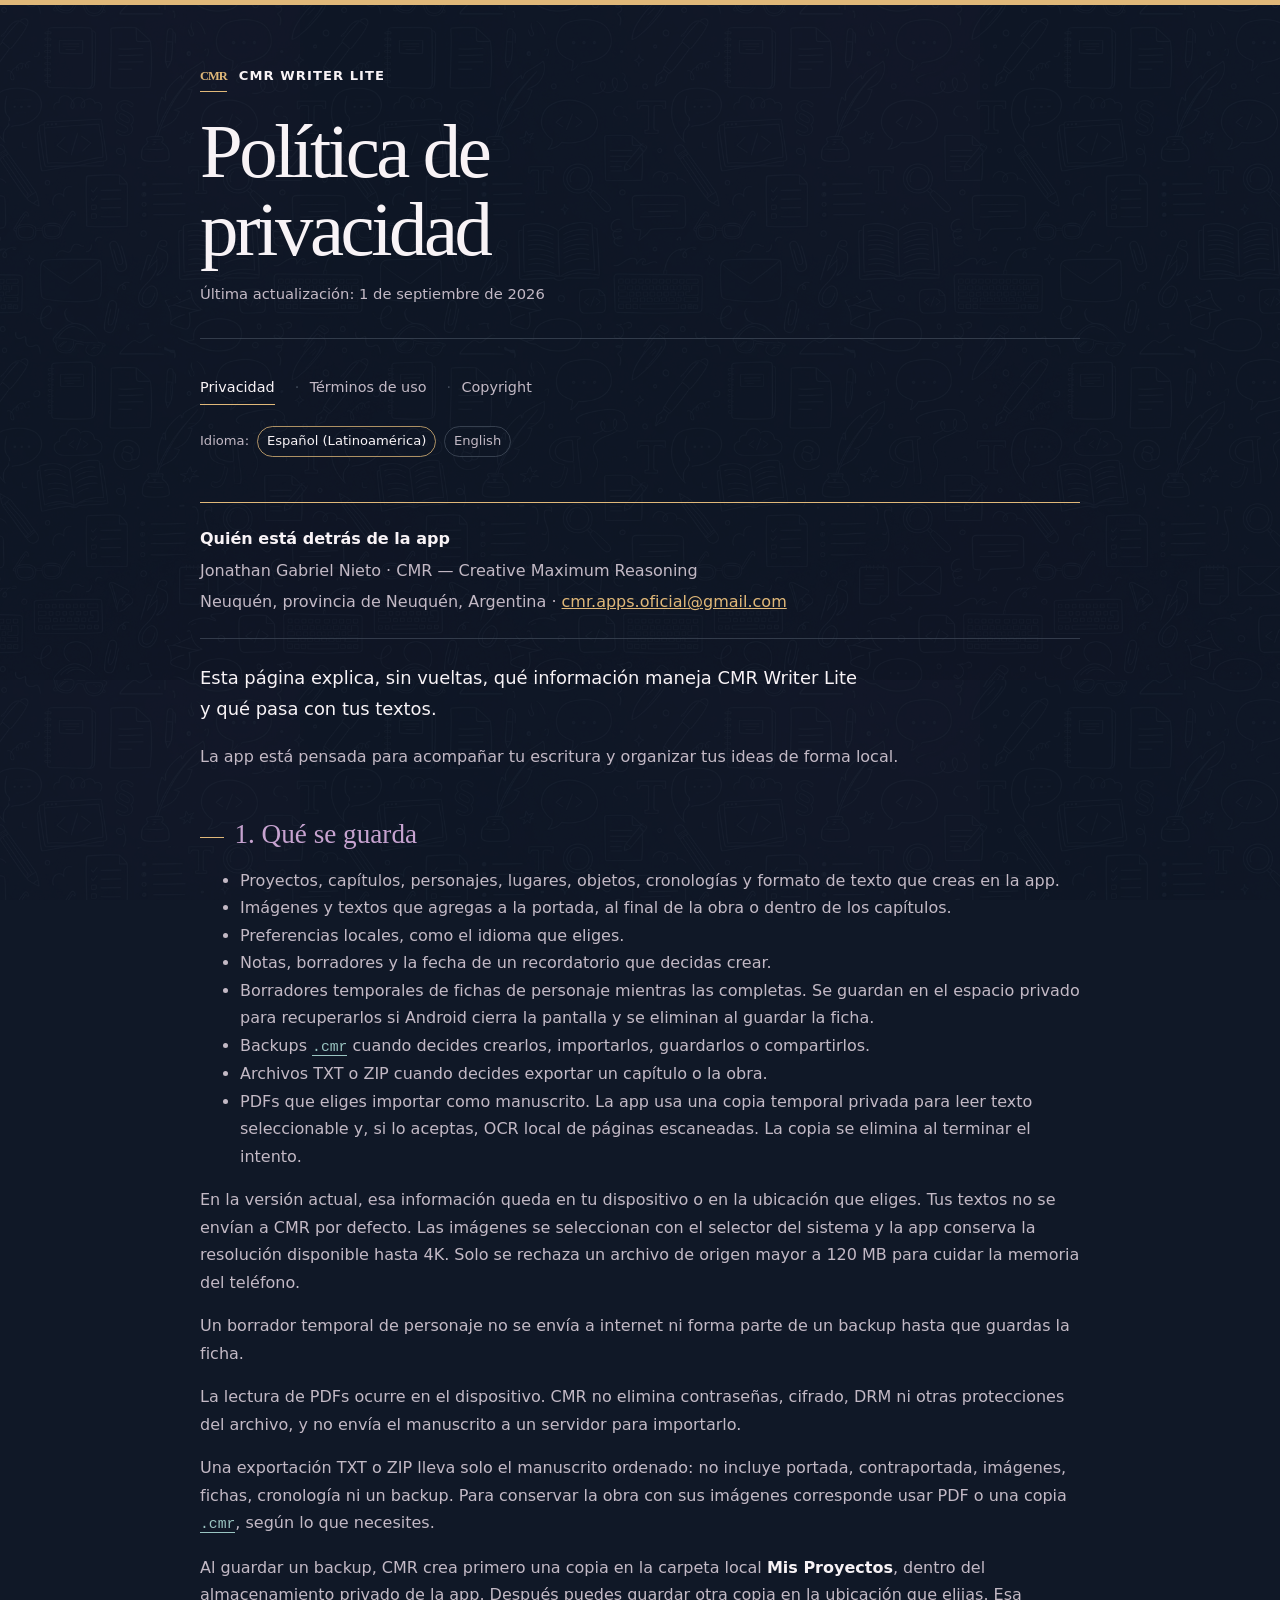
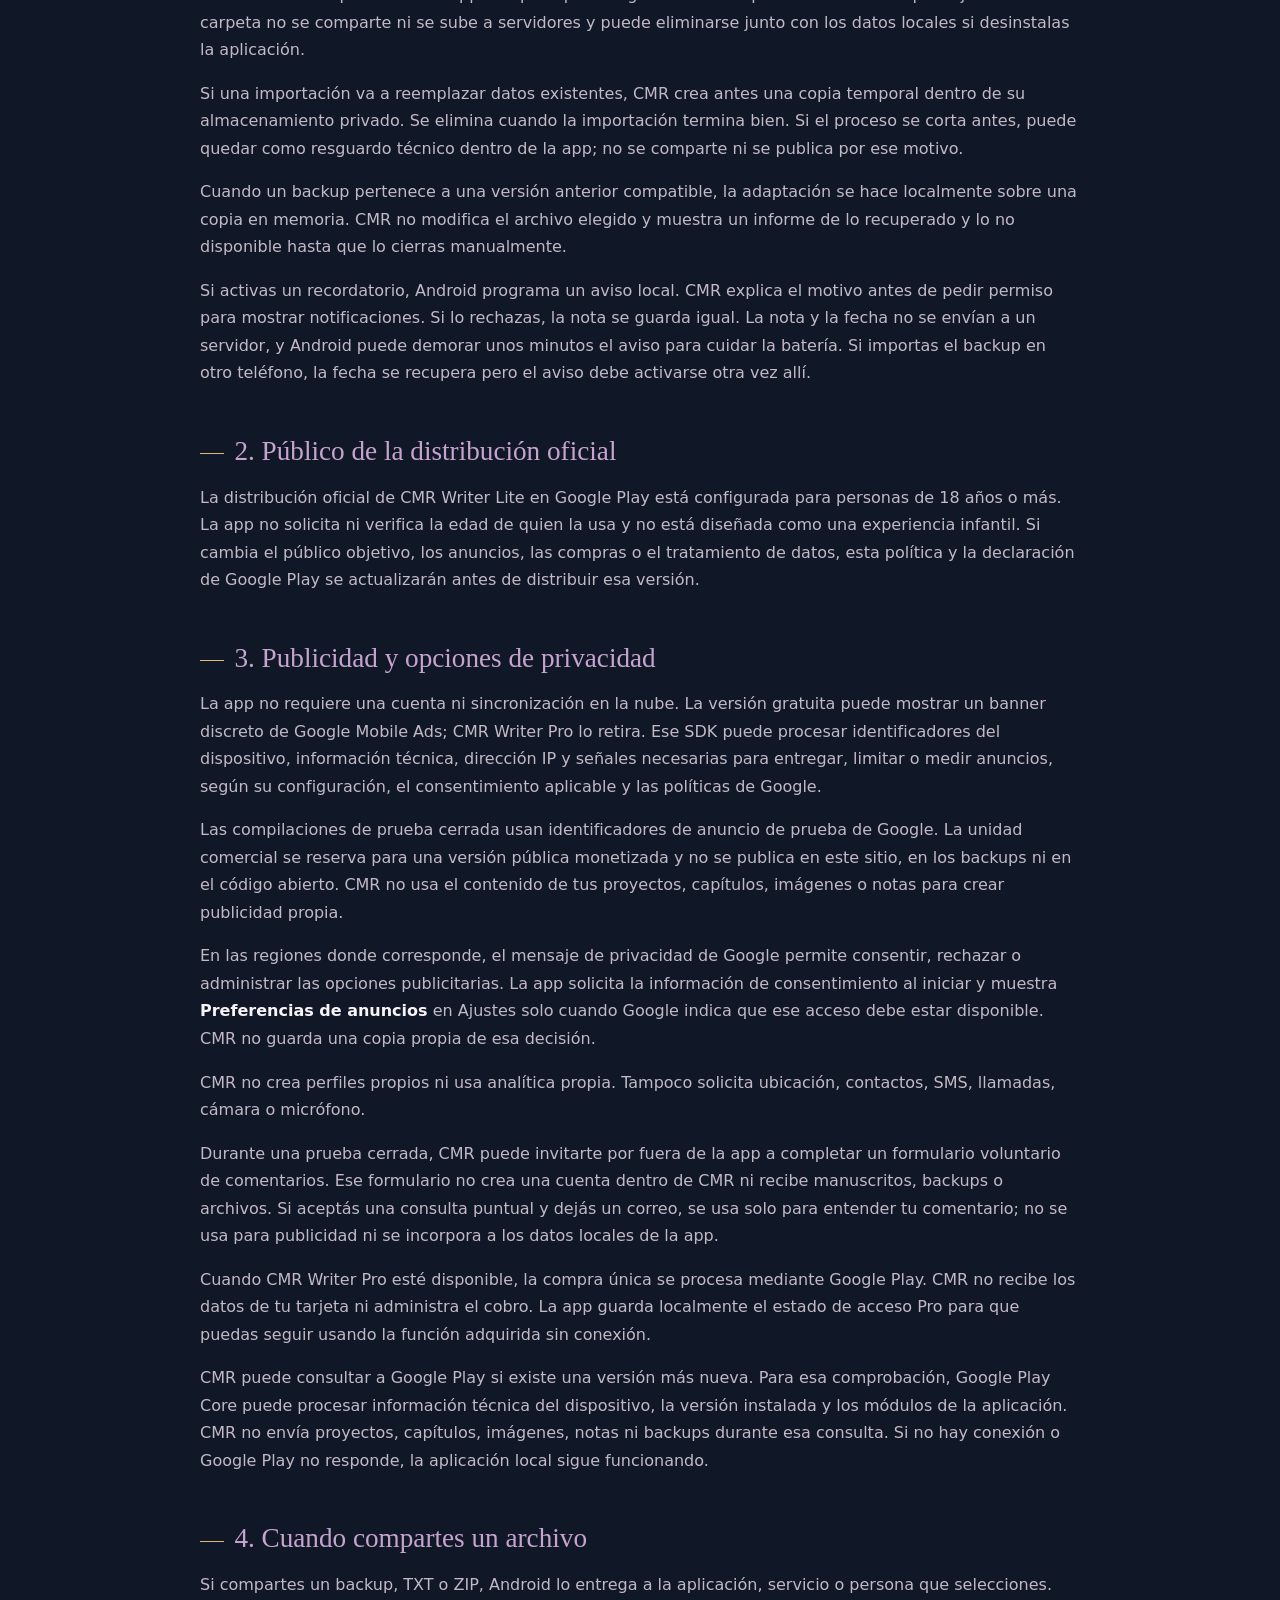
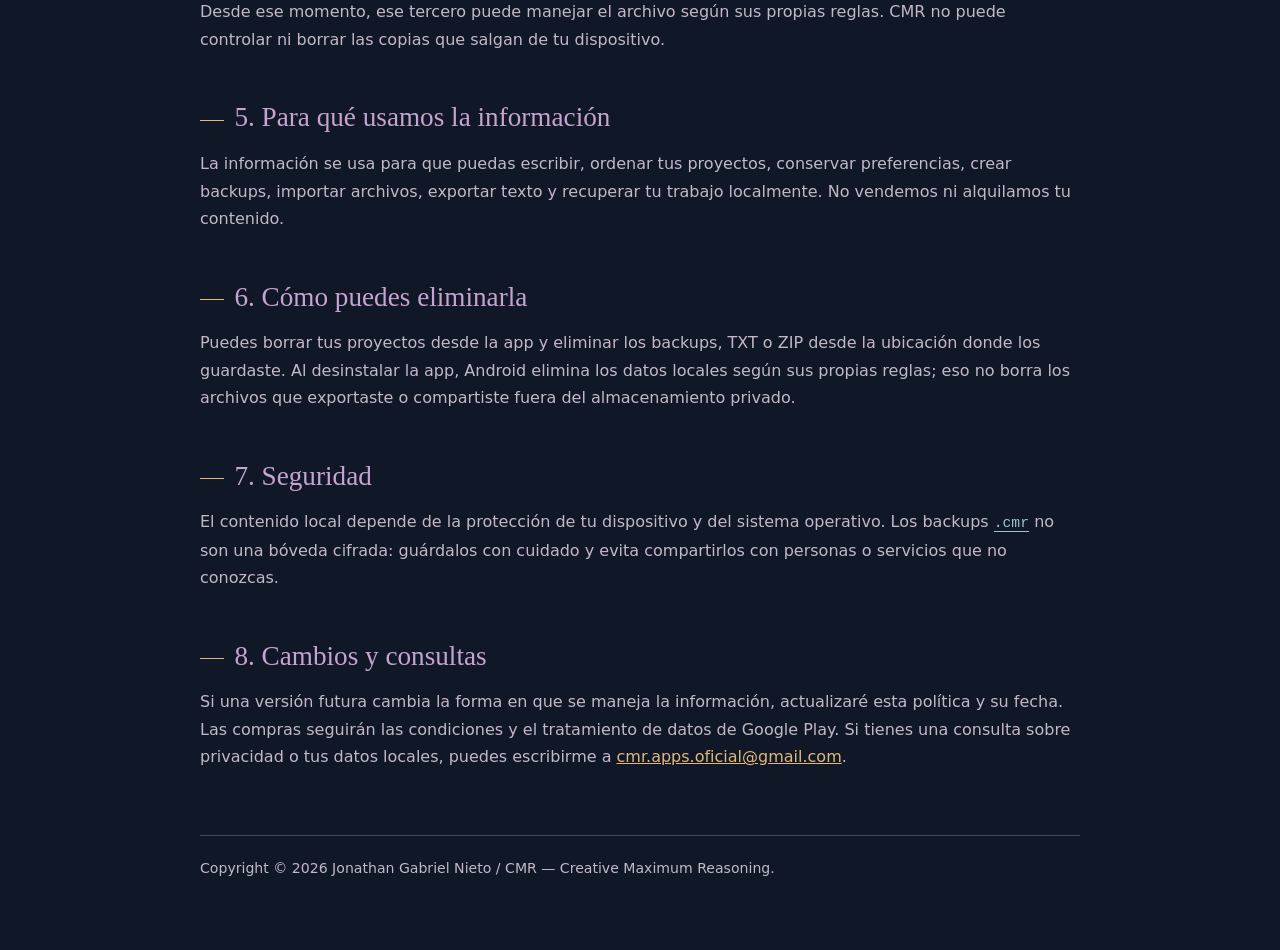
<file: index.html>
<!doctype html>
<html lang="es-419">
<head>
  <meta charset="utf-8">
  <meta name="viewport" content="width=device-width, initial-scale=1">
  <meta name="description" content="Política de privacidad de CMR Writer Lite.">
  <title>Privacidad | CMR Writer Lite</title>
  <link rel="icon" href="favicon.ico" sizes="any">
  <link rel="stylesheet" href="styles.css">
</head>
<body>
  <main class="shell">
    <header>
      <div class="brand"><span class="brand-mark" aria-hidden="true">CMR</span> CMR Writer Lite</div>
      <h1>Política de privacidad</h1>
      <p class="meta">Última actualización: 1 de septiembre de 2026</p>
    </header>

    <nav aria-label="Documentos legales">
      <a href="index.html" aria-current="page">Privacidad</a>
      <a href="terms.html">Términos de uso</a>
      <a href="copyright.html">Copyright</a>
    </nav>
    <div class="language-switch" aria-label="Idioma de los documentos">
      <span>Idioma:</span>
      <a href="index.html" lang="es-419" aria-current="true">Español (Latinoamérica)</a>
      <a href="en/index.html" lang="en">English</a>
    </div>

    <section class="identity" aria-label="Datos de contacto">
      <p><strong>Quién está detrás de la app</strong></p>
      <p>Jonathan Gabriel Nieto · CMR — Creative Maximum Reasoning</p>
      <p>Neuquén, provincia de Neuquén, Argentina · <a href="mailto:cmr.apps.oficial@gmail.com">cmr.apps.oficial@gmail.com</a></p>
    </section>

    <p class="lead">Esta página explica, sin vueltas, qué información maneja CMR Writer Lite y qué pasa con tus textos.</p>
    <p>La app está pensada para acompañar tu escritura y organizar tus ideas de forma local.</p>

    <h2>1. Qué se guarda</h2>
    <ul>
     <li>Proyectos, capítulos, personajes, lugares, objetos, cronologías y formato de texto que creas en la app.</li>
      <li>Imágenes y textos que agregas a la portada, al final de la obra o dentro de los capítulos.</li>
      <li>Preferencias locales, como el idioma que eliges.</li>
      <li>Notas, borradores y la fecha de un recordatorio que decidas crear.</li>
      <li>Borradores temporales de fichas de personaje mientras las completas. Se guardan en el espacio privado para recuperarlos si Android cierra la pantalla y se eliminan al guardar la ficha.</li>
      <li>Backups <code>.cmr</code> cuando decides crearlos, importarlos, guardarlos o compartirlos.</li>
        <li>Archivos TXT o ZIP cuando decides exportar un capítulo o la obra.</li>
        <li>PDFs que eliges importar como manuscrito. La app usa una copia temporal privada para leer texto seleccionable y, si lo aceptas, OCR local de páginas escaneadas. La copia se elimina al terminar el intento.</li>
    </ul>
     <p>En la versión actual, esa información queda en tu dispositivo o en la ubicación que eliges. Tus textos no se envían a CMR por defecto. Las imágenes se seleccionan con el selector del sistema y la app conserva la resolución disponible hasta 4K. Solo se rechaza un archivo de origen mayor a 120 MB para cuidar la memoria del teléfono.</p>
     <p>Un borrador temporal de personaje no se envía a internet ni forma parte de un backup hasta que guardas la ficha.</p>
     <p>La lectura de PDFs ocurre en el dispositivo. CMR no elimina contraseñas, cifrado, DRM ni otras protecciones del archivo, y no envía el manuscrito a un servidor para importarlo.</p>
     <p>Una exportación TXT o ZIP lleva solo el manuscrito ordenado: no incluye portada, contraportada, imágenes, fichas, cronología ni un backup. Para conservar la obra con sus imágenes corresponde usar PDF o una copia <code>.cmr</code>, según lo que necesites.</p>
     <p>Al guardar un backup, CMR crea primero una copia en la carpeta local <strong>Mis Proyectos</strong>, dentro del almacenamiento privado de la app. Después puedes guardar otra copia en la ubicación que elijas. Esa carpeta no se comparte ni se sube a servidores y puede eliminarse junto con los datos locales si desinstalas la aplicación.</p>
    <p>Si una importación va a reemplazar datos existentes, CMR crea antes una copia temporal dentro de su almacenamiento privado. Se elimina cuando la importación termina bien. Si el proceso se corta antes, puede quedar como resguardo técnico dentro de la app; no se comparte ni se publica por ese motivo.</p>
    <p>Cuando un backup pertenece a una versión anterior compatible, la adaptación se hace localmente sobre una copia en memoria. CMR no modifica el archivo elegido y muestra un informe de lo recuperado y lo no disponible hasta que lo cierras manualmente.</p>
    <p>Si activas un recordatorio, Android programa un aviso local. CMR explica el motivo antes de pedir permiso para mostrar notificaciones. Si lo rechazas, la nota se guarda igual. La nota y la fecha no se envían a un servidor, y Android puede demorar unos minutos el aviso para cuidar la batería. Si importas el backup en otro teléfono, la fecha se recupera pero el aviso debe activarse otra vez allí.</p>

    <h2>2. Público de la distribución oficial</h2>
    <p>La distribución oficial de CMR Writer Lite en Google Play está configurada para personas de 18 años o más. La app no solicita ni verifica la edad de quien la usa y no está diseñada como una experiencia infantil. Si cambia el público objetivo, los anuncios, las compras o el tratamiento de datos, esta política y la declaración de Google Play se actualizarán antes de distribuir esa versión.</p>

    <h2>3. Publicidad y opciones de privacidad</h2>
    <p>La app no requiere una cuenta ni sincronización en la nube. La versión gratuita puede mostrar un banner discreto de Google Mobile Ads; CMR Writer Pro lo retira. Ese SDK puede procesar identificadores del dispositivo, información técnica, dirección IP y señales necesarias para entregar, limitar o medir anuncios, según su configuración, el consentimiento aplicable y las políticas de Google.</p>
    <p>Las compilaciones de prueba cerrada usan identificadores de anuncio de prueba de Google. La unidad comercial se reserva para una versión pública monetizada y no se publica en este sitio, en los backups ni en el código abierto. CMR no usa el contenido de tus proyectos, capítulos, imágenes o notas para crear publicidad propia.</p>
    <p>En las regiones donde corresponde, el mensaje de privacidad de Google permite consentir, rechazar o administrar las opciones publicitarias. La app solicita la información de consentimiento al iniciar y muestra <strong>Preferencias de anuncios</strong> en Ajustes solo cuando Google indica que ese acceso debe estar disponible. CMR no guarda una copia propia de esa decisión.</p>
    <p>CMR no crea perfiles propios ni usa analítica propia. Tampoco solicita ubicación, contactos, SMS, llamadas, cámara o micrófono.</p>
    <p>Durante una prueba cerrada, CMR puede invitarte por fuera de la app a completar un formulario voluntario de comentarios. Ese formulario no crea una cuenta dentro de CMR ni recibe manuscritos, backups o archivos. Si aceptás una consulta puntual y dejás un correo, se usa solo para entender tu comentario; no se usa para publicidad ni se incorpora a los datos locales de la app.</p>
    <p>Cuando CMR Writer Pro esté disponible, la compra única se procesa mediante Google Play. CMR no recibe los datos de tu tarjeta ni administra el cobro. La app guarda localmente el estado de acceso Pro para que puedas seguir usando la función adquirida sin conexión.</p>
    <p>CMR puede consultar a Google Play si existe una versión más nueva. Para esa comprobación, Google Play Core puede procesar información técnica del dispositivo, la versión instalada y los módulos de la aplicación. CMR no envía proyectos, capítulos, imágenes, notas ni backups durante esa consulta. Si no hay conexión o Google Play no responde, la aplicación local sigue funcionando.</p>

    <h2>4. Cuando compartes un archivo</h2>
    <p>Si compartes un backup, TXT o ZIP, Android lo entrega a la aplicación, servicio o persona que selecciones. Desde ese momento, ese tercero puede manejar el archivo según sus propias reglas. CMR no puede controlar ni borrar las copias que salgan de tu dispositivo.</p>

    <h2>5. Para qué usamos la información</h2>
    <p>La información se usa para que puedas escribir, ordenar tus proyectos, conservar preferencias, crear backups, importar archivos, exportar texto y recuperar tu trabajo localmente. No vendemos ni alquilamos tu contenido.</p>

    <h2>6. Cómo puedes eliminarla</h2>
    <p>Puedes borrar tus proyectos desde la app y eliminar los backups, TXT o ZIP desde la ubicación donde los guardaste. Al desinstalar la app, Android elimina los datos locales según sus propias reglas; eso no borra los archivos que exportaste o compartiste fuera del almacenamiento privado.</p>

    <h2>7. Seguridad</h2>
    <p>El contenido local depende de la protección de tu dispositivo y del sistema operativo. Los backups <code>.cmr</code> no son una bóveda cifrada: guárdalos con cuidado y evita compartirlos con personas o servicios que no conozcas.</p>

    <h2>8. Cambios y consultas</h2>
    <p>Si una versión futura cambia la forma en que se maneja la información, actualizaré esta política y su fecha. Las compras seguirán las condiciones y el tratamiento de datos de Google Play. Si tienes una consulta sobre privacidad o tus datos locales, puedes escribirme a <a href="mailto:cmr.apps.oficial@gmail.com">cmr.apps.oficial@gmail.com</a>.</p>

    <footer>Copyright © 2026 Jonathan Gabriel Nieto / CMR — Creative Maximum Reasoning.</footer>
  </main>
</body>
</html>
</file>
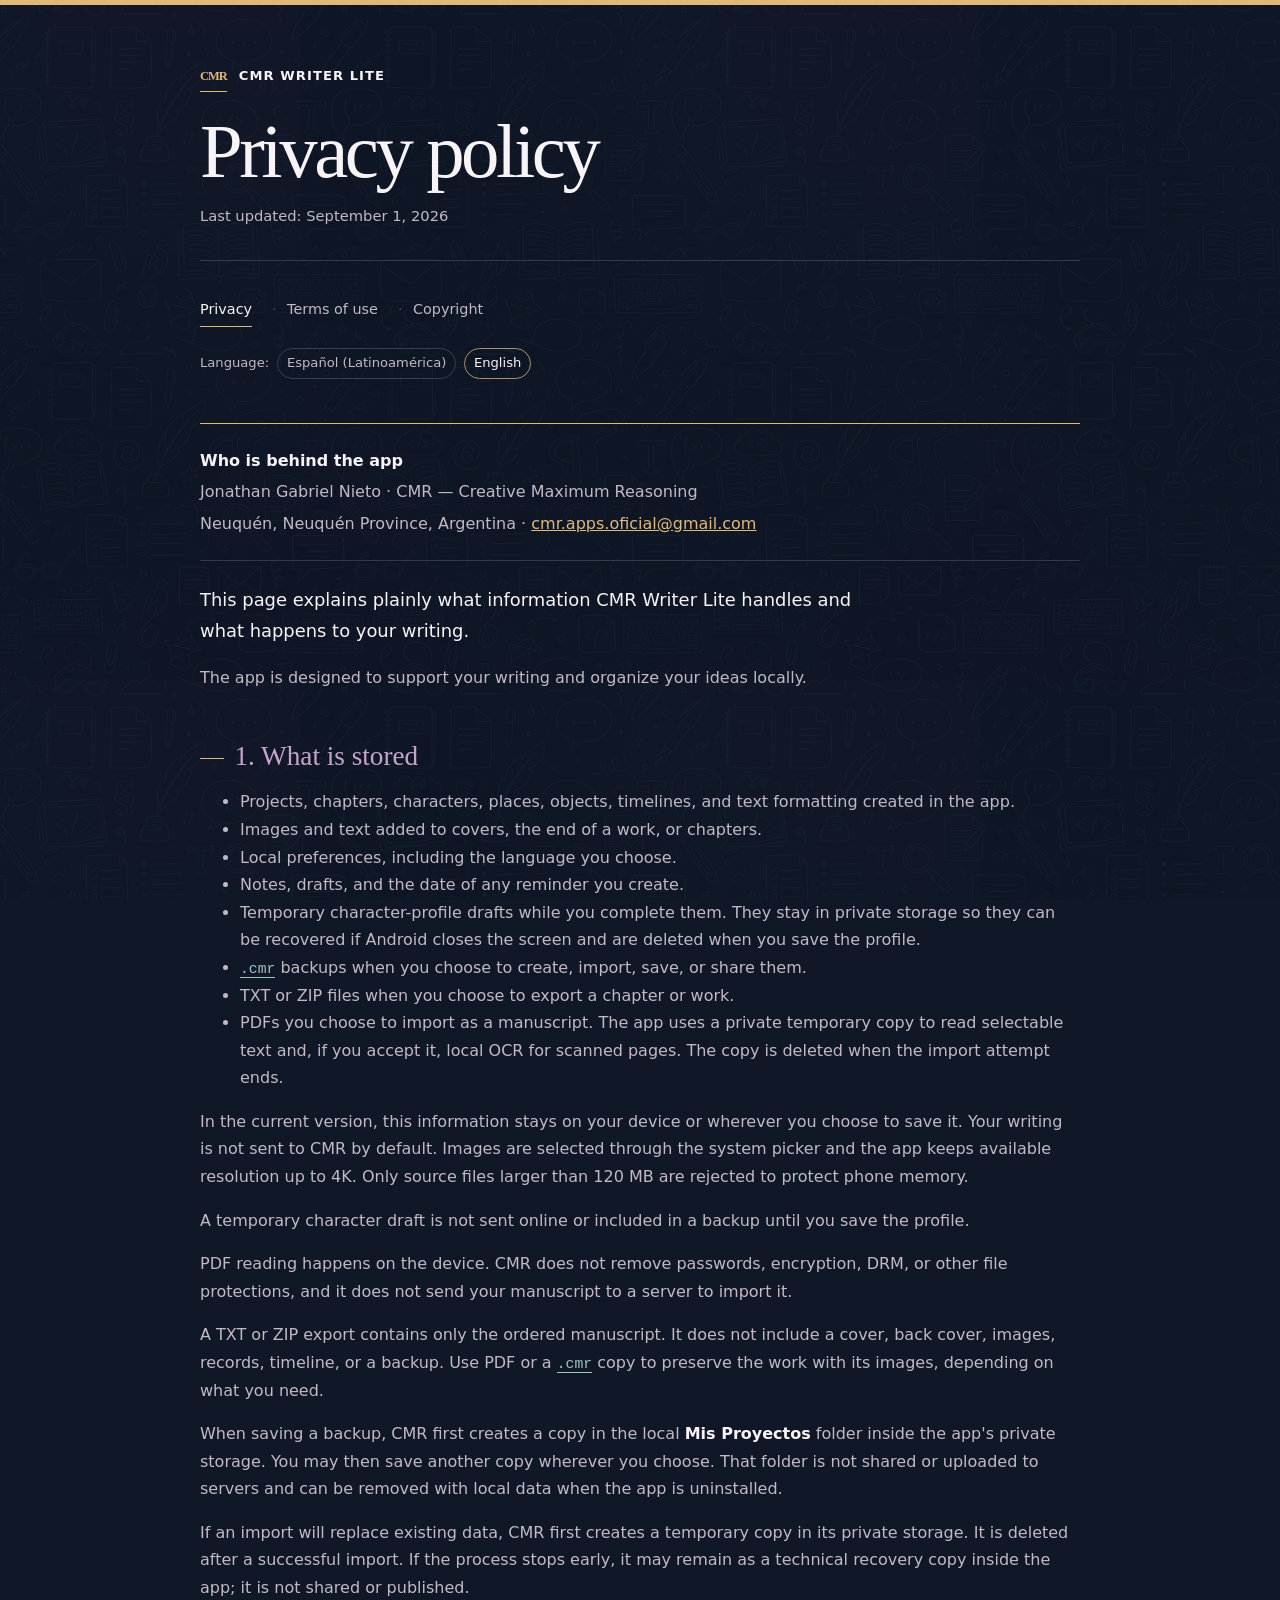
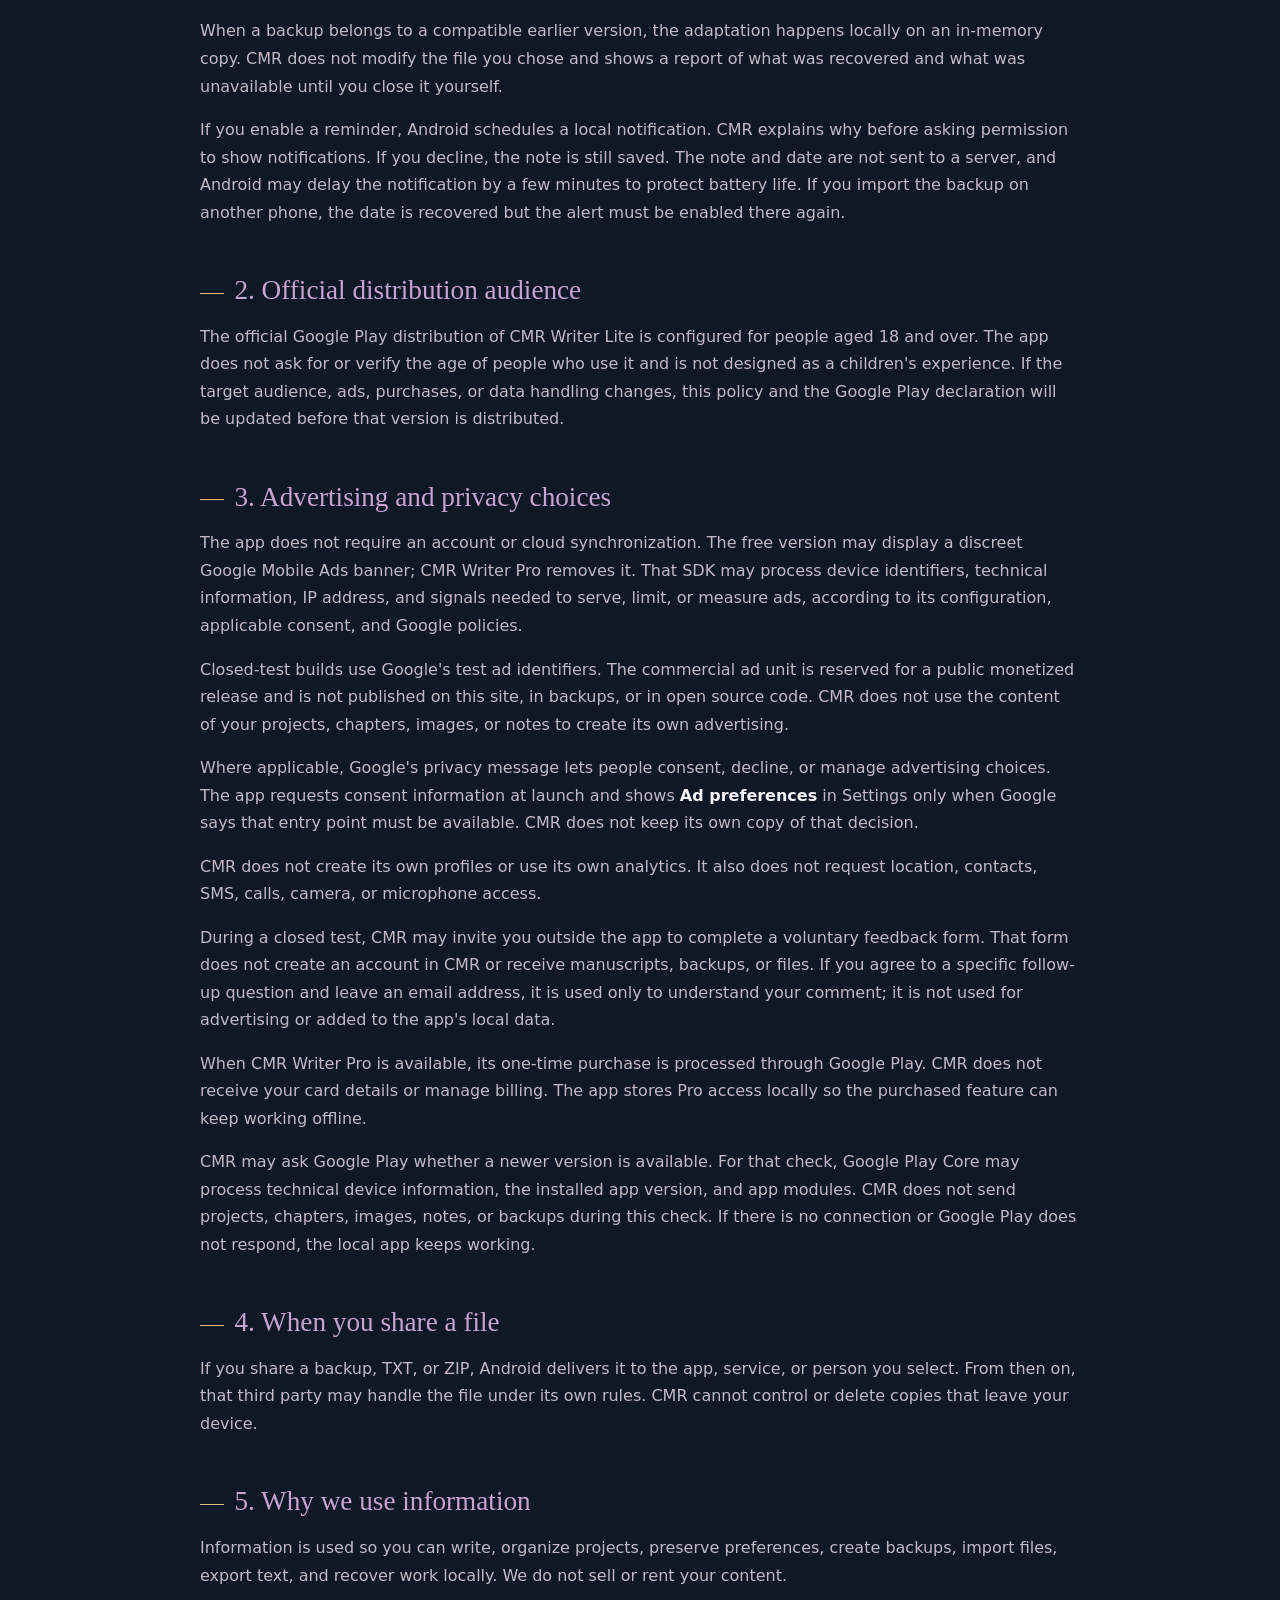
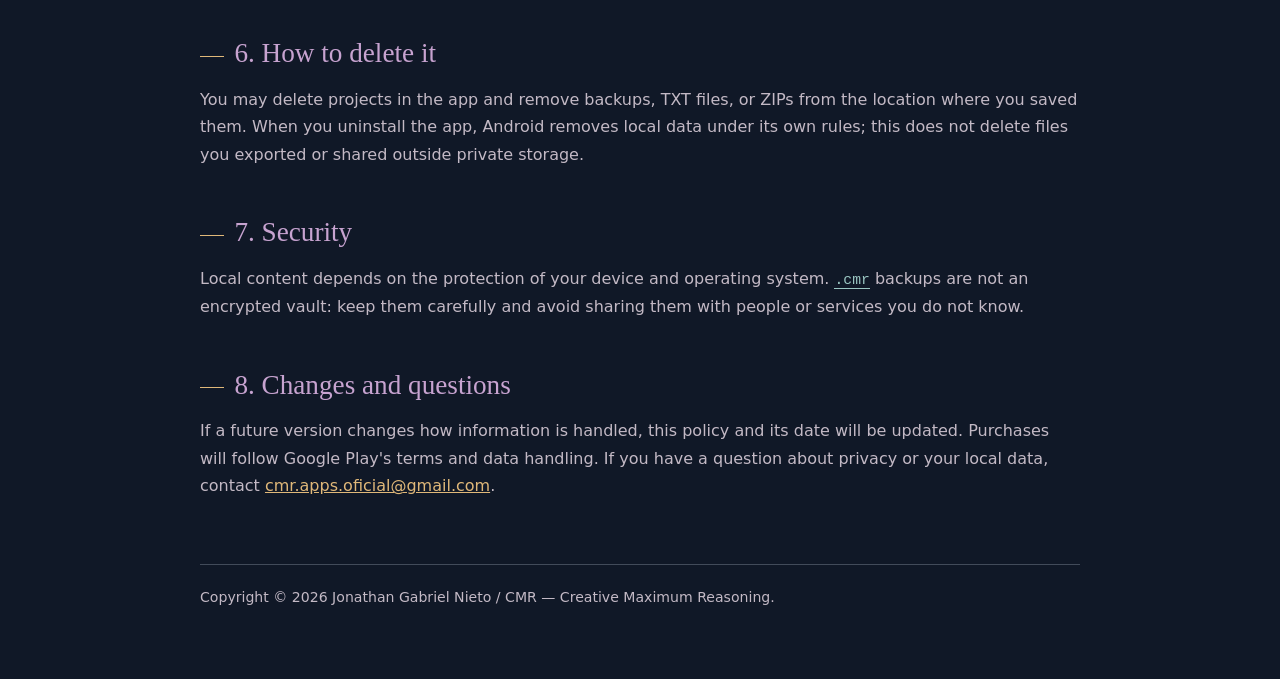
<file: en/index.html>
<!doctype html>
<html lang="en">
<head>
  <meta charset="utf-8">
  <meta name="viewport" content="width=device-width, initial-scale=1">
  <meta name="description" content="CMR Writer Lite privacy policy.">
  <title>Privacy | CMR Writer Lite</title>
  <link rel="icon" href="../favicon.ico" sizes="any">
  <link rel="stylesheet" href="../styles.css">
</head>
<body>
  <main class="shell">
    <header>
      <div class="brand"><span class="brand-mark" aria-hidden="true">CMR</span> CMR Writer Lite</div>
      <h1>Privacy policy</h1>
      <p class="meta">Last updated: September 1, 2026</p>
    </header>

    <nav aria-label="Legal documents">
      <a href="index.html" aria-current="page">Privacy</a>
      <a href="terms.html">Terms of use</a>
      <a href="copyright.html">Copyright</a>
    </nav>
    <div class="language-switch" aria-label="Document language">
      <span>Language:</span>
      <a href="../index.html" lang="es-419">Español (Latinoamérica)</a>
      <a href="index.html" lang="en" aria-current="true">English</a>
    </div>

    <section class="identity" aria-label="Contact details">
      <p><strong>Who is behind the app</strong></p>
      <p>Jonathan Gabriel Nieto · CMR — Creative Maximum Reasoning</p>
      <p>Neuquén, Neuquén Province, Argentina · <a href="mailto:cmr.apps.oficial@gmail.com">cmr.apps.oficial@gmail.com</a></p>
    </section>

    <p class="lead">This page explains plainly what information CMR Writer Lite handles and what happens to your writing.</p>
    <p>The app is designed to support your writing and organize your ideas locally.</p>

    <h2>1. What is stored</h2>
    <ul>
      <li>Projects, chapters, characters, places, objects, timelines, and text formatting created in the app.</li>
      <li>Images and text added to covers, the end of a work, or chapters.</li>
      <li>Local preferences, including the language you choose.</li>
      <li>Notes, drafts, and the date of any reminder you create.</li>
      <li>Temporary character-profile drafts while you complete them. They stay in private storage so they can be recovered if Android closes the screen and are deleted when you save the profile.</li>
      <li><code>.cmr</code> backups when you choose to create, import, save, or share them.</li>
      <li>TXT or ZIP files when you choose to export a chapter or work.</li>
      <li>PDFs you choose to import as a manuscript. The app uses a private temporary copy to read selectable text and, if you accept it, local OCR for scanned pages. The copy is deleted when the import attempt ends.</li>
    </ul>
    <p>In the current version, this information stays on your device or wherever you choose to save it. Your writing is not sent to CMR by default. Images are selected through the system picker and the app keeps available resolution up to 4K. Only source files larger than 120 MB are rejected to protect phone memory.</p>
    <p>A temporary character draft is not sent online or included in a backup until you save the profile.</p>
    <p>PDF reading happens on the device. CMR does not remove passwords, encryption, DRM, or other file protections, and it does not send your manuscript to a server to import it.</p>
    <p>A TXT or ZIP export contains only the ordered manuscript. It does not include a cover, back cover, images, records, timeline, or a backup. Use PDF or a <code>.cmr</code> copy to preserve the work with its images, depending on what you need.</p>
    <p>When saving a backup, CMR first creates a copy in the local <strong>Mis Proyectos</strong> folder inside the app's private storage. You may then save another copy wherever you choose. That folder is not shared or uploaded to servers and can be removed with local data when the app is uninstalled.</p>
    <p>If an import will replace existing data, CMR first creates a temporary copy in its private storage. It is deleted after a successful import. If the process stops early, it may remain as a technical recovery copy inside the app; it is not shared or published.</p>
    <p>When a backup belongs to a compatible earlier version, the adaptation happens locally on an in-memory copy. CMR does not modify the file you chose and shows a report of what was recovered and what was unavailable until you close it yourself.</p>
    <p>If you enable a reminder, Android schedules a local notification. CMR explains why before asking permission to show notifications. If you decline, the note is still saved. The note and date are not sent to a server, and Android may delay the notification by a few minutes to protect battery life. If you import the backup on another phone, the date is recovered but the alert must be enabled there again.</p>

    <h2>2. Official distribution audience</h2>
    <p>The official Google Play distribution of CMR Writer Lite is configured for people aged 18 and over. The app does not ask for or verify the age of people who use it and is not designed as a children's experience. If the target audience, ads, purchases, or data handling changes, this policy and the Google Play declaration will be updated before that version is distributed.</p>

    <h2>3. Advertising and privacy choices</h2>
    <p>The app does not require an account or cloud synchronization. The free version may display a discreet Google Mobile Ads banner; CMR Writer Pro removes it. That SDK may process device identifiers, technical information, IP address, and signals needed to serve, limit, or measure ads, according to its configuration, applicable consent, and Google policies.</p>
    <p>Closed-test builds use Google's test ad identifiers. The commercial ad unit is reserved for a public monetized release and is not published on this site, in backups, or in open source code. CMR does not use the content of your projects, chapters, images, or notes to create its own advertising.</p>
    <p>Where applicable, Google's privacy message lets people consent, decline, or manage advertising choices. The app requests consent information at launch and shows <strong>Ad preferences</strong> in Settings only when Google says that entry point must be available. CMR does not keep its own copy of that decision.</p>
    <p>CMR does not create its own profiles or use its own analytics. It also does not request location, contacts, SMS, calls, camera, or microphone access.</p>
    <p>During a closed test, CMR may invite you outside the app to complete a voluntary feedback form. That form does not create an account in CMR or receive manuscripts, backups, or files. If you agree to a specific follow-up question and leave an email address, it is used only to understand your comment; it is not used for advertising or added to the app's local data.</p>
    <p>When CMR Writer Pro is available, its one-time purchase is processed through Google Play. CMR does not receive your card details or manage billing. The app stores Pro access locally so the purchased feature can keep working offline.</p>
    <p>CMR may ask Google Play whether a newer version is available. For that check, Google Play Core may process technical device information, the installed app version, and app modules. CMR does not send projects, chapters, images, notes, or backups during this check. If there is no connection or Google Play does not respond, the local app keeps working.</p>

    <h2>4. When you share a file</h2>
    <p>If you share a backup, TXT, or ZIP, Android delivers it to the app, service, or person you select. From then on, that third party may handle the file under its own rules. CMR cannot control or delete copies that leave your device.</p>

    <h2>5. Why we use information</h2>
    <p>Information is used so you can write, organize projects, preserve preferences, create backups, import files, export text, and recover work locally. We do not sell or rent your content.</p>

    <h2>6. How to delete it</h2>
    <p>You may delete projects in the app and remove backups, TXT files, or ZIPs from the location where you saved them. When you uninstall the app, Android removes local data under its own rules; this does not delete files you exported or shared outside private storage.</p>

    <h2>7. Security</h2>
    <p>Local content depends on the protection of your device and operating system. <code>.cmr</code> backups are not an encrypted vault: keep them carefully and avoid sharing them with people or services you do not know.</p>

    <h2>8. Changes and questions</h2>
    <p>If a future version changes how information is handled, this policy and its date will be updated. Purchases will follow Google Play's terms and data handling. If you have a question about privacy or your local data, contact <a href="mailto:cmr.apps.oficial@gmail.com">cmr.apps.oficial@gmail.com</a>.</p>

    <footer>Copyright © 2026 Jonathan Gabriel Nieto / CMR — Creative Maximum Reasoning.</footer>
  </main>
</body>
</html>
</file>
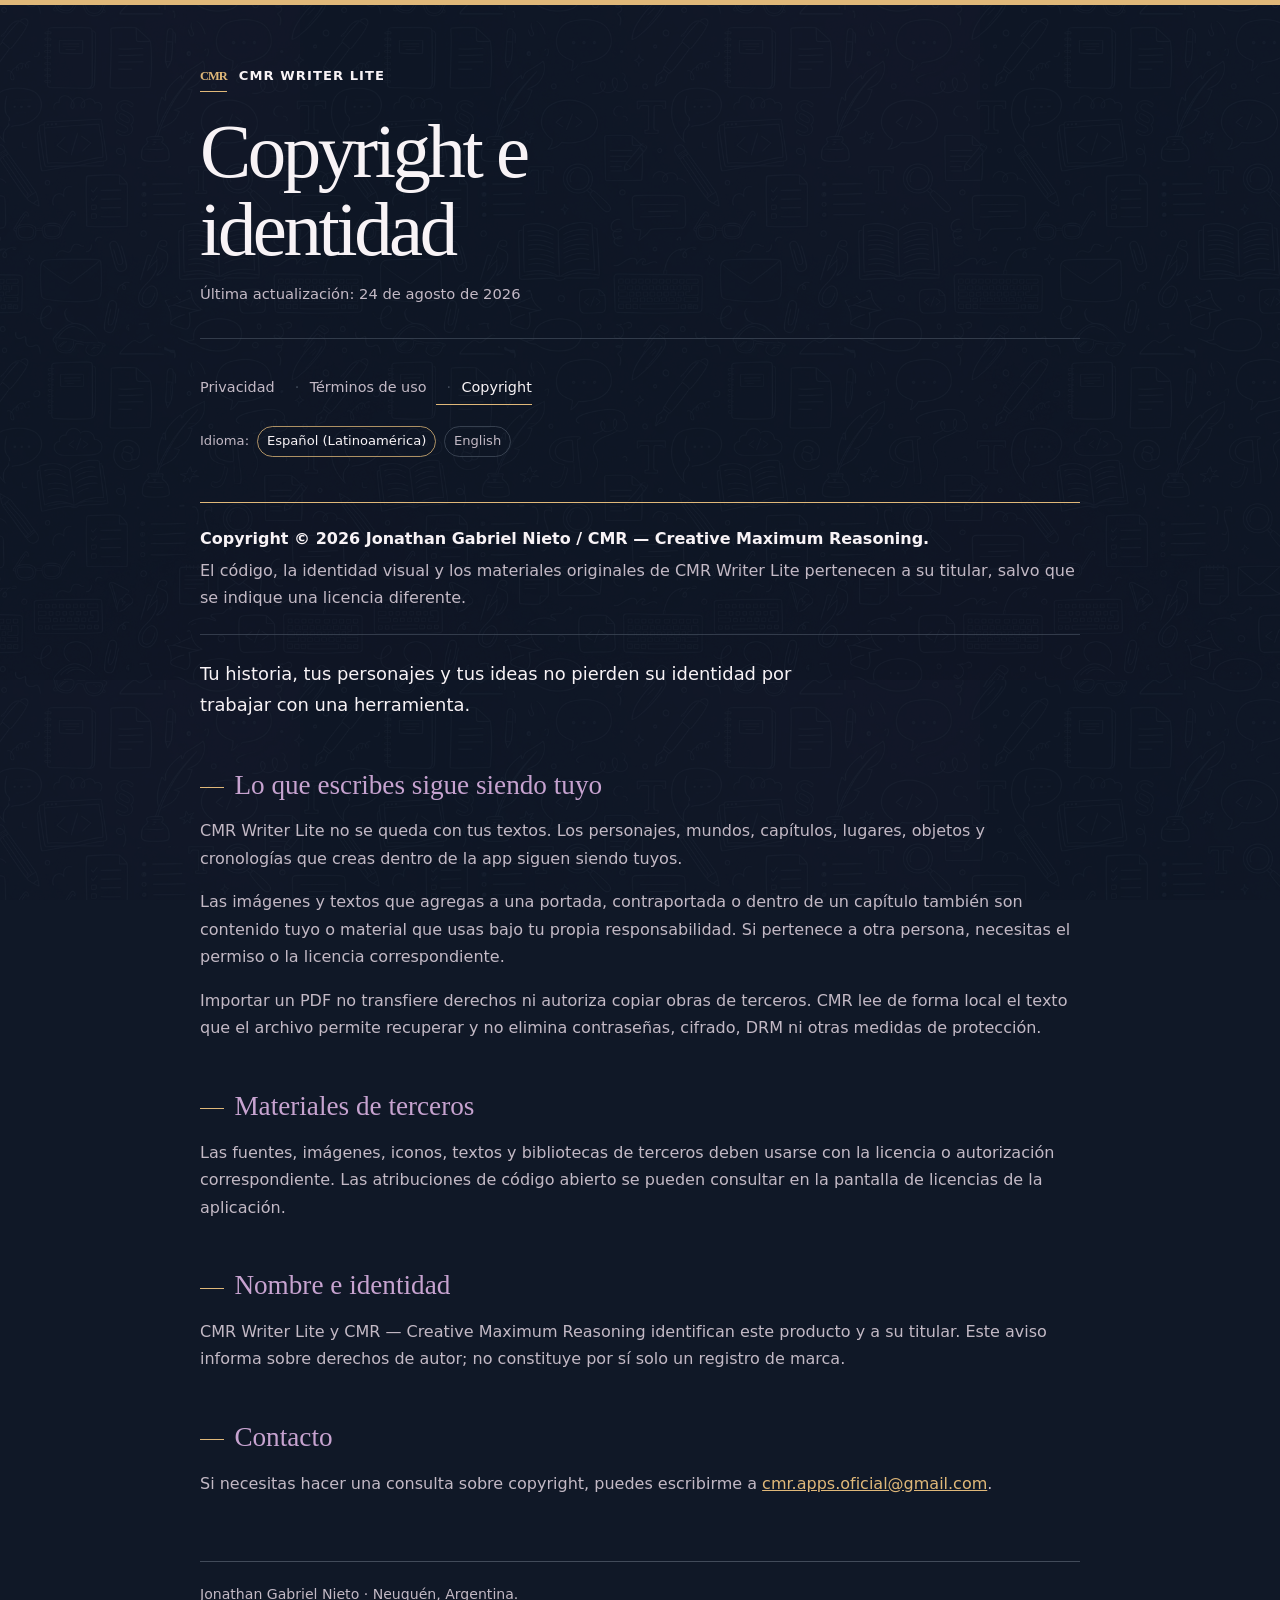
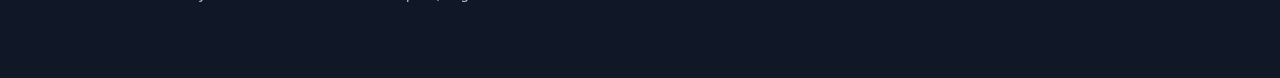
<file: copyright.html>
<!doctype html>
<html lang="es-419">
<head>
  <meta charset="utf-8">
  <meta name="viewport" content="width=device-width, initial-scale=1">
  <meta name="description" content="Copyright e identidad de CMR Writer Lite.">
  <title>Copyright | CMR Writer Lite</title>
  <link rel="icon" href="favicon.ico" sizes="any">
  <link rel="stylesheet" href="styles.css">
</head>
<body>
  <main class="shell">
    <header>
      <div class="brand"><span class="brand-mark" aria-hidden="true">CMR</span> CMR Writer Lite</div>
      <h1>Copyright e identidad</h1>
      <p class="meta">Última actualización: 24 de agosto de 2026</p>
    </header>

    <nav aria-label="Documentos legales">
      <a href="index.html">Privacidad</a>
      <a href="terms.html">Términos de uso</a>
      <a href="copyright.html" aria-current="page">Copyright</a>
    </nav>
    <div class="language-switch" aria-label="Idioma de los documentos">
      <span>Idioma:</span>
      <a href="copyright.html" lang="es-419" aria-current="true">Español (Latinoamérica)</a>
      <a href="en/copyright.html" lang="en">English</a>
    </div>

    <section class="identity" aria-label="Titular de la aplicación">
      <p><strong>Copyright © 2026 Jonathan Gabriel Nieto / CMR — Creative Maximum Reasoning.</strong></p>
      <p>El código, la identidad visual y los materiales originales de CMR Writer Lite pertenecen a su titular, salvo que se indique una licencia diferente.</p>
    </section>

    <p class="lead">Tu historia, tus personajes y tus ideas no pierden su identidad por trabajar con una herramienta.</p>

   <h2>Lo que escribes sigue siendo tuyo</h2>
   <p>CMR Writer Lite no se queda con tus textos. Los personajes, mundos, capítulos, lugares, objetos y cronologías que creas dentro de la app siguen siendo tuyos.</p>
    <p>Las imágenes y textos que agregas a una portada, contraportada o dentro de un capítulo también son contenido tuyo o material que usas bajo tu propia responsabilidad. Si pertenece a otra persona, necesitas el permiso o la licencia correspondiente.</p>
    <p>Importar un PDF no transfiere derechos ni autoriza copiar obras de terceros. CMR lee de forma local el texto que el archivo permite recuperar y no elimina contraseñas, cifrado, DRM ni otras medidas de protección.</p>

    <h2>Materiales de terceros</h2>
    <p>Las fuentes, imágenes, iconos, textos y bibliotecas de terceros deben usarse con la licencia o autorización correspondiente. Las atribuciones de código abierto se pueden consultar en la pantalla de licencias de la aplicación.</p>

    <h2>Nombre e identidad</h2>
    <p>CMR Writer Lite y CMR — Creative Maximum Reasoning identifican este producto y a su titular. Este aviso informa sobre derechos de autor; no constituye por sí solo un registro de marca.</p>

    <h2>Contacto</h2>
    <p>Si necesitas hacer una consulta sobre copyright, puedes escribirme a <a href="mailto:cmr.apps.oficial@gmail.com">cmr.apps.oficial@gmail.com</a>.</p>

    <footer>Jonathan Gabriel Nieto · Neuquén, Argentina.</footer>
  </main>
</body>
</html>
</file>
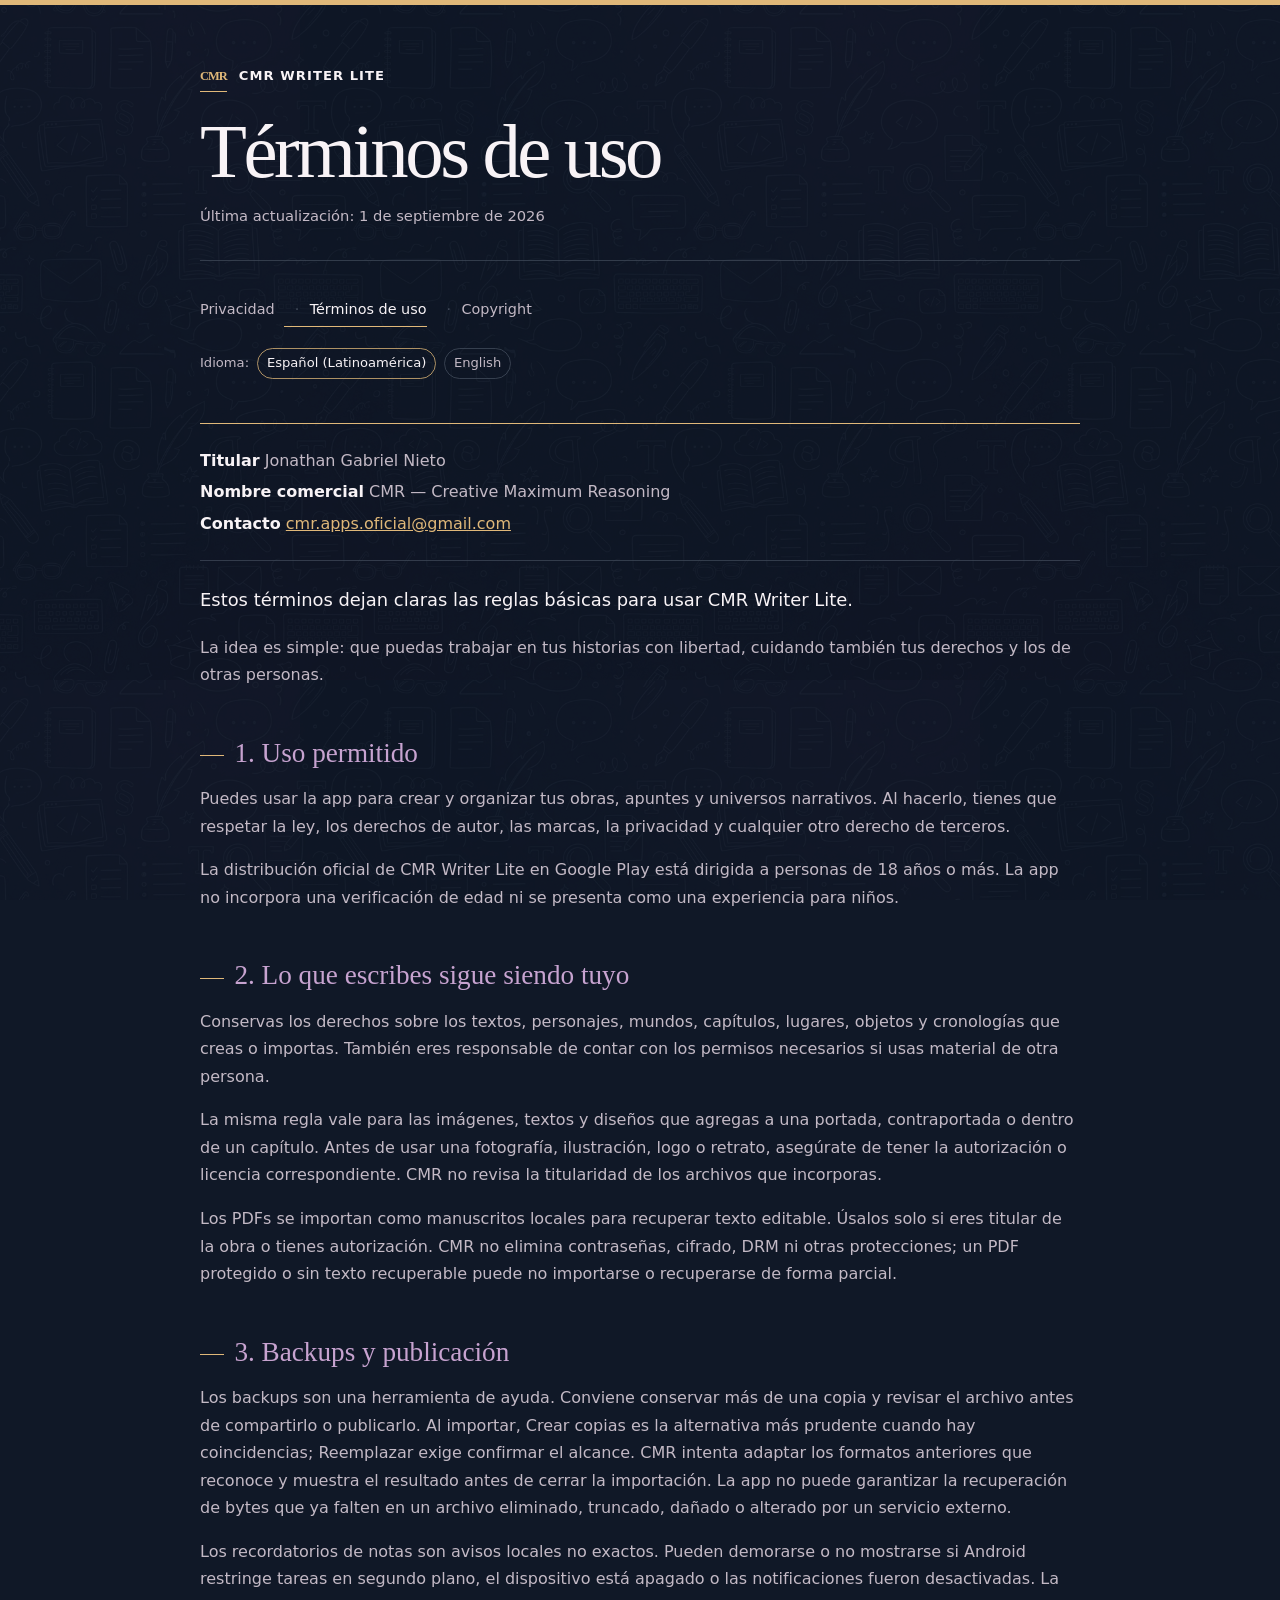
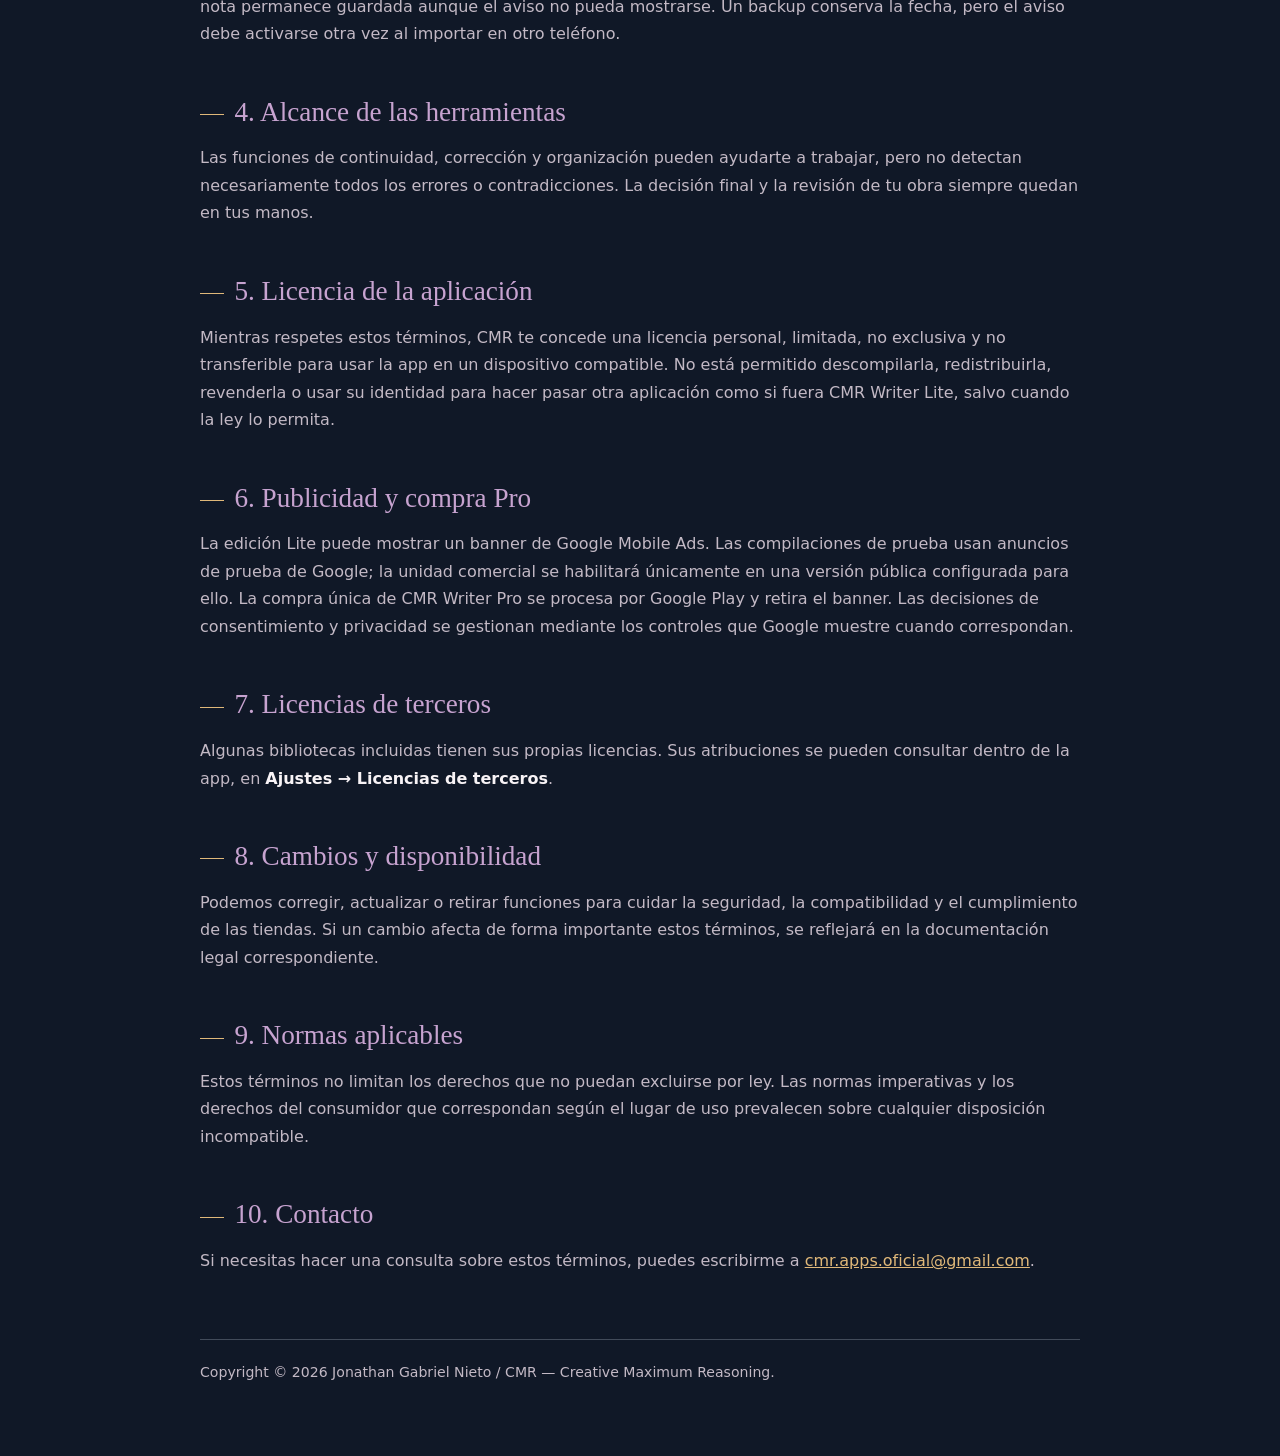
<file: terms.html>
<!doctype html>
<html lang="es-419">
<head>
  <meta charset="utf-8">
  <meta name="viewport" content="width=device-width, initial-scale=1">
  <meta name="description" content="Términos de uso de CMR Writer Lite.">
  <title>Términos de uso | CMR Writer Lite</title>
  <link rel="icon" href="favicon.ico" sizes="any">
  <link rel="stylesheet" href="styles.css">
</head>
<body>
  <main class="shell">
    <header>
      <div class="brand"><span class="brand-mark" aria-hidden="true">CMR</span> CMR Writer Lite</div>
      <h1>Términos de uso</h1>
      <p class="meta">Última actualización: 1 de septiembre de 2026</p>
    </header>

    <nav aria-label="Documentos legales">
      <a href="index.html">Privacidad</a>
      <a href="terms.html" aria-current="page">Términos de uso</a>
      <a href="copyright.html">Copyright</a>
    </nav>
    <div class="language-switch" aria-label="Idioma de los documentos">
      <span>Idioma:</span>
      <a href="terms.html" lang="es-419" aria-current="true">Español (Latinoamérica)</a>
      <a href="en/terms.html" lang="en">English</a>
    </div>

    <section class="identity" aria-label="Datos de contacto">
      <p><strong>Titular</strong> Jonathan Gabriel Nieto</p>
      <p><strong>Nombre comercial</strong> CMR — Creative Maximum Reasoning</p>
      <p><strong>Contacto</strong> <a href="mailto:cmr.apps.oficial@gmail.com">cmr.apps.oficial@gmail.com</a></p>
    </section>

    <p class="lead">Estos términos dejan claras las reglas básicas para usar CMR Writer Lite.</p>
    <p>La idea es simple: que puedas trabajar en tus historias con libertad, cuidando también tus derechos y los de otras personas.</p>

    <h2>1. Uso permitido</h2>
    <p>Puedes usar la app para crear y organizar tus obras, apuntes y universos narrativos. Al hacerlo, tienes que respetar la ley, los derechos de autor, las marcas, la privacidad y cualquier otro derecho de terceros.</p>
    <p>La distribución oficial de CMR Writer Lite en Google Play está dirigida a personas de 18 años o más. La app no incorpora una verificación de edad ni se presenta como una experiencia para niños.</p>

   <h2>2. Lo que escribes sigue siendo tuyo</h2>
   <p>Conservas los derechos sobre los textos, personajes, mundos, capítulos, lugares, objetos y cronologías que creas o importas. También eres responsable de contar con los permisos necesarios si usas material de otra persona.</p>
    <p>La misma regla vale para las imágenes, textos y diseños que agregas a una portada, contraportada o dentro de un capítulo. Antes de usar una fotografía, ilustración, logo o retrato, asegúrate de tener la autorización o licencia correspondiente. CMR no revisa la titularidad de los archivos que incorporas.</p>
    <p>Los PDFs se importan como manuscritos locales para recuperar texto editable. Úsalos solo si eres titular de la obra o tienes autorización. CMR no elimina contraseñas, cifrado, DRM ni otras protecciones; un PDF protegido o sin texto recuperable puede no importarse o recuperarse de forma parcial.</p>

    <h2>3. Backups y publicación</h2>
    <p>Los backups son una herramienta de ayuda. Conviene conservar más de una copia y revisar el archivo antes de compartirlo o publicarlo. Al importar, Crear copias es la alternativa más prudente cuando hay coincidencias; Reemplazar exige confirmar el alcance. CMR intenta adaptar los formatos anteriores que reconoce y muestra el resultado antes de cerrar la importación. La app no puede garantizar la recuperación de bytes que ya falten en un archivo eliminado, truncado, dañado o alterado por un servicio externo.</p>
    <p>Los recordatorios de notas son avisos locales no exactos. Pueden demorarse o no mostrarse si Android restringe tareas en segundo plano, el dispositivo está apagado o las notificaciones fueron desactivadas. La nota permanece guardada aunque el aviso no pueda mostrarse. Un backup conserva la fecha, pero el aviso debe activarse otra vez al importar en otro teléfono.</p>

    <h2>4. Alcance de las herramientas</h2>
    <p>Las funciones de continuidad, corrección y organización pueden ayudarte a trabajar, pero no detectan necesariamente todos los errores o contradicciones. La decisión final y la revisión de tu obra siempre quedan en tus manos.</p>

    <h2>5. Licencia de la aplicación</h2>
    <p>Mientras respetes estos términos, CMR te concede una licencia personal, limitada, no exclusiva y no transferible para usar la app en un dispositivo compatible. No está permitido descompilarla, redistribuirla, revenderla o usar su identidad para hacer pasar otra aplicación como si fuera CMR Writer Lite, salvo cuando la ley lo permita.</p>

    <h2>6. Publicidad y compra Pro</h2>
    <p>La edición Lite puede mostrar un banner de Google Mobile Ads. Las compilaciones de prueba usan anuncios de prueba de Google; la unidad comercial se habilitará únicamente en una versión pública configurada para ello. La compra única de CMR Writer Pro se procesa por Google Play y retira el banner. Las decisiones de consentimiento y privacidad se gestionan mediante los controles que Google muestre cuando correspondan.</p>

    <h2>7. Licencias de terceros</h2>
    <p>Algunas bibliotecas incluidas tienen sus propias licencias. Sus atribuciones se pueden consultar dentro de la app, en <strong>Ajustes → Licencias de terceros</strong>.</p>

    <h2>8. Cambios y disponibilidad</h2>
    <p>Podemos corregir, actualizar o retirar funciones para cuidar la seguridad, la compatibilidad y el cumplimiento de las tiendas. Si un cambio afecta de forma importante estos términos, se reflejará en la documentación legal correspondiente.</p>

    <h2>9. Normas aplicables</h2>
    <p>Estos términos no limitan los derechos que no puedan excluirse por ley. Las normas imperativas y los derechos del consumidor que correspondan según el lugar de uso prevalecen sobre cualquier disposición incompatible.</p>

    <h2>10. Contacto</h2>
    <p>Si necesitas hacer una consulta sobre estos términos, puedes escribirme a <a href="mailto:cmr.apps.oficial@gmail.com">cmr.apps.oficial@gmail.com</a>.</p>

    <footer>Copyright © 2026 Jonathan Gabriel Nieto / CMR — Creative Maximum Reasoning.</footer>
  </main>
</body>
</html>
</file>
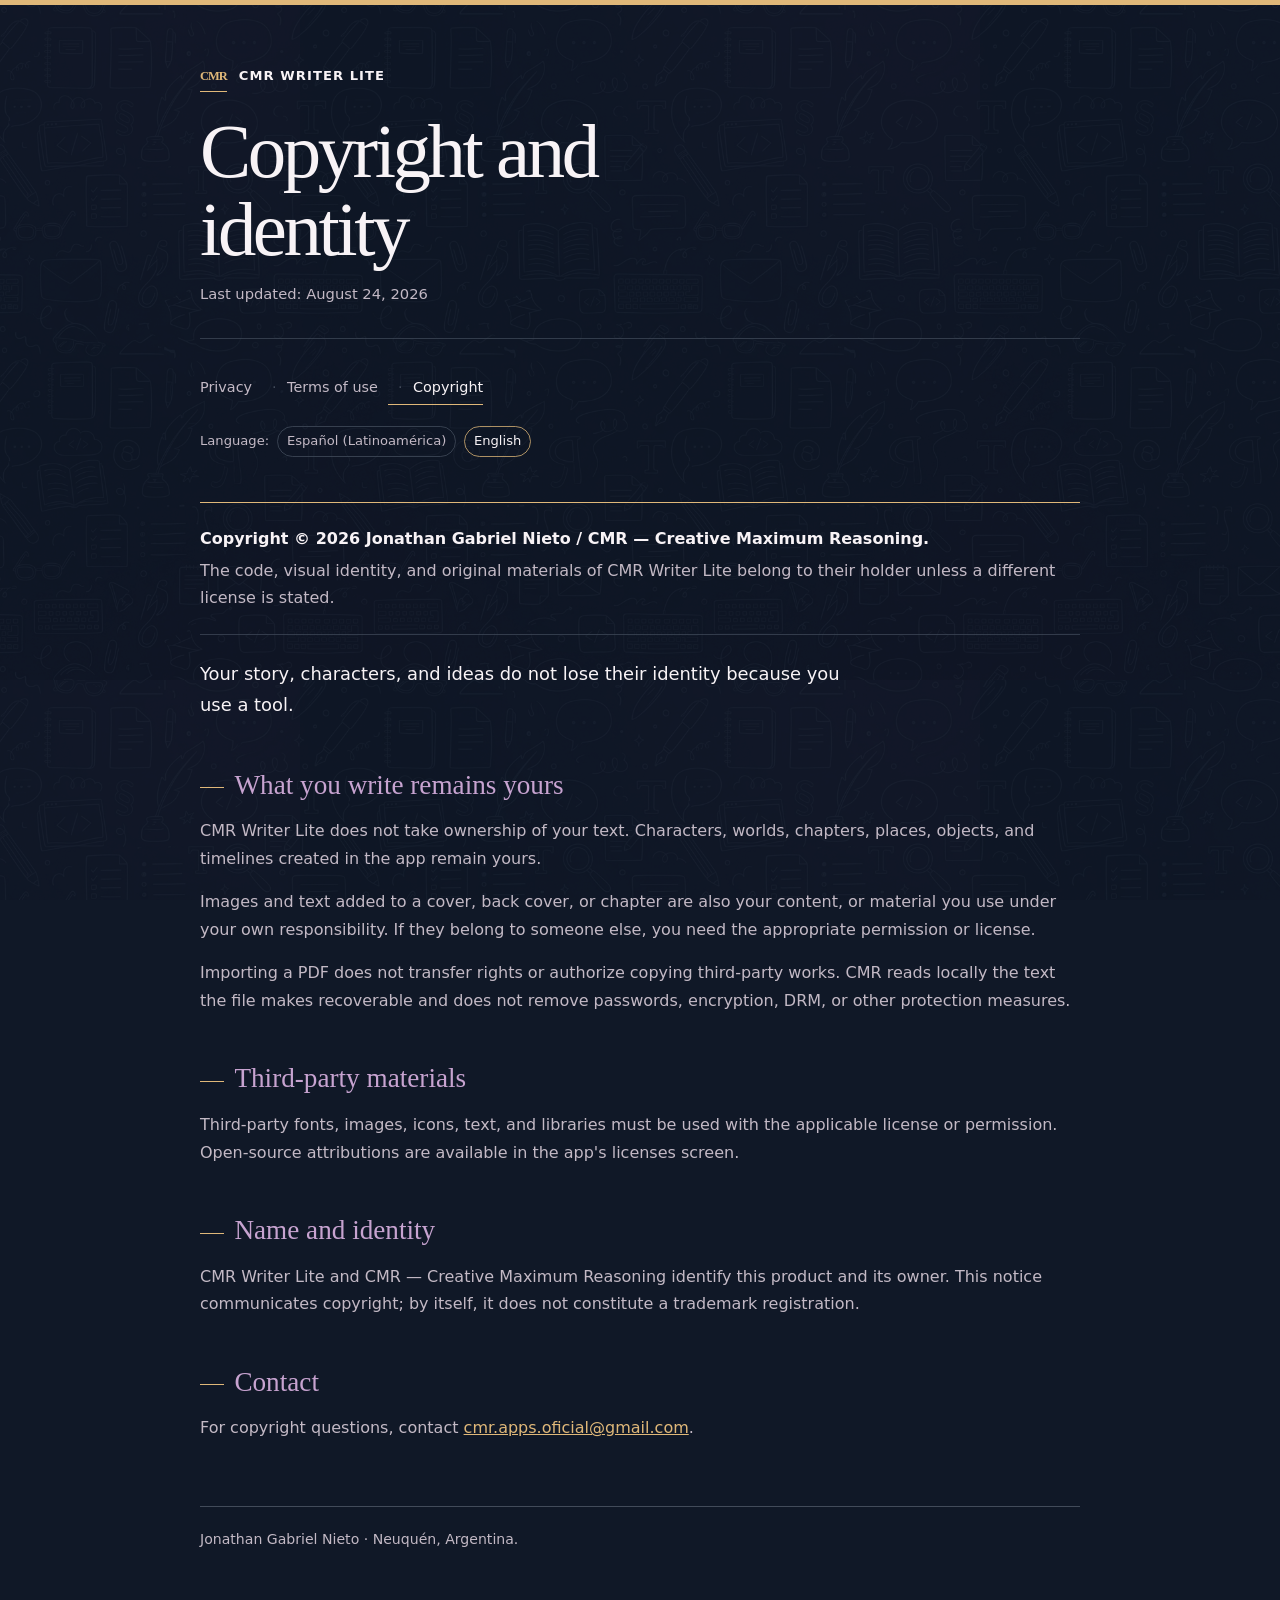
<file: en/copyright.html>
<!doctype html>
<html lang="en">
<head>
  <meta charset="utf-8">
  <meta name="viewport" content="width=device-width, initial-scale=1">
  <meta name="description" content="CMR Writer Lite copyright and identity notice.">
  <title>Copyright | CMR Writer Lite</title>
  <link rel="icon" href="../favicon.ico" sizes="any">
  <link rel="stylesheet" href="../styles.css">
</head>
<body>
  <main class="shell">
    <header>
      <div class="brand"><span class="brand-mark" aria-hidden="true">CMR</span> CMR Writer Lite</div>
      <h1>Copyright and identity</h1>
      <p class="meta">Last updated: August 24, 2026</p>
    </header>

    <nav aria-label="Legal documents">
      <a href="index.html">Privacy</a>
      <a href="terms.html">Terms of use</a>
      <a href="copyright.html" aria-current="page">Copyright</a>
    </nav>
    <div class="language-switch" aria-label="Document language">
      <span>Language:</span>
      <a href="../copyright.html" lang="es-419">Español (Latinoamérica)</a>
      <a href="copyright.html" lang="en" aria-current="true">English</a>
    </div>

    <section class="identity" aria-label="Application owner">
      <p><strong>Copyright © 2026 Jonathan Gabriel Nieto / CMR — Creative Maximum Reasoning.</strong></p>
      <p>The code, visual identity, and original materials of CMR Writer Lite belong to their holder unless a different license is stated.</p>
    </section>

    <p class="lead">Your story, characters, and ideas do not lose their identity because you use a tool.</p>

    <h2>What you write remains yours</h2>
    <p>CMR Writer Lite does not take ownership of your text. Characters, worlds, chapters, places, objects, and timelines created in the app remain yours.</p>
    <p>Images and text added to a cover, back cover, or chapter are also your content, or material you use under your own responsibility. If they belong to someone else, you need the appropriate permission or license.</p>
    <p>Importing a PDF does not transfer rights or authorize copying third-party works. CMR reads locally the text the file makes recoverable and does not remove passwords, encryption, DRM, or other protection measures.</p>

    <h2>Third-party materials</h2>
    <p>Third-party fonts, images, icons, text, and libraries must be used with the applicable license or permission. Open-source attributions are available in the app's licenses screen.</p>

    <h2>Name and identity</h2>
    <p>CMR Writer Lite and CMR — Creative Maximum Reasoning identify this product and its owner. This notice communicates copyright; by itself, it does not constitute a trademark registration.</p>

    <h2>Contact</h2>
    <p>For copyright questions, contact <a href="mailto:cmr.apps.oficial@gmail.com">cmr.apps.oficial@gmail.com</a>.</p>

    <footer>Jonathan Gabriel Nieto · Neuquén, Argentina.</footer>
  </main>
</body>
</html>
</file>
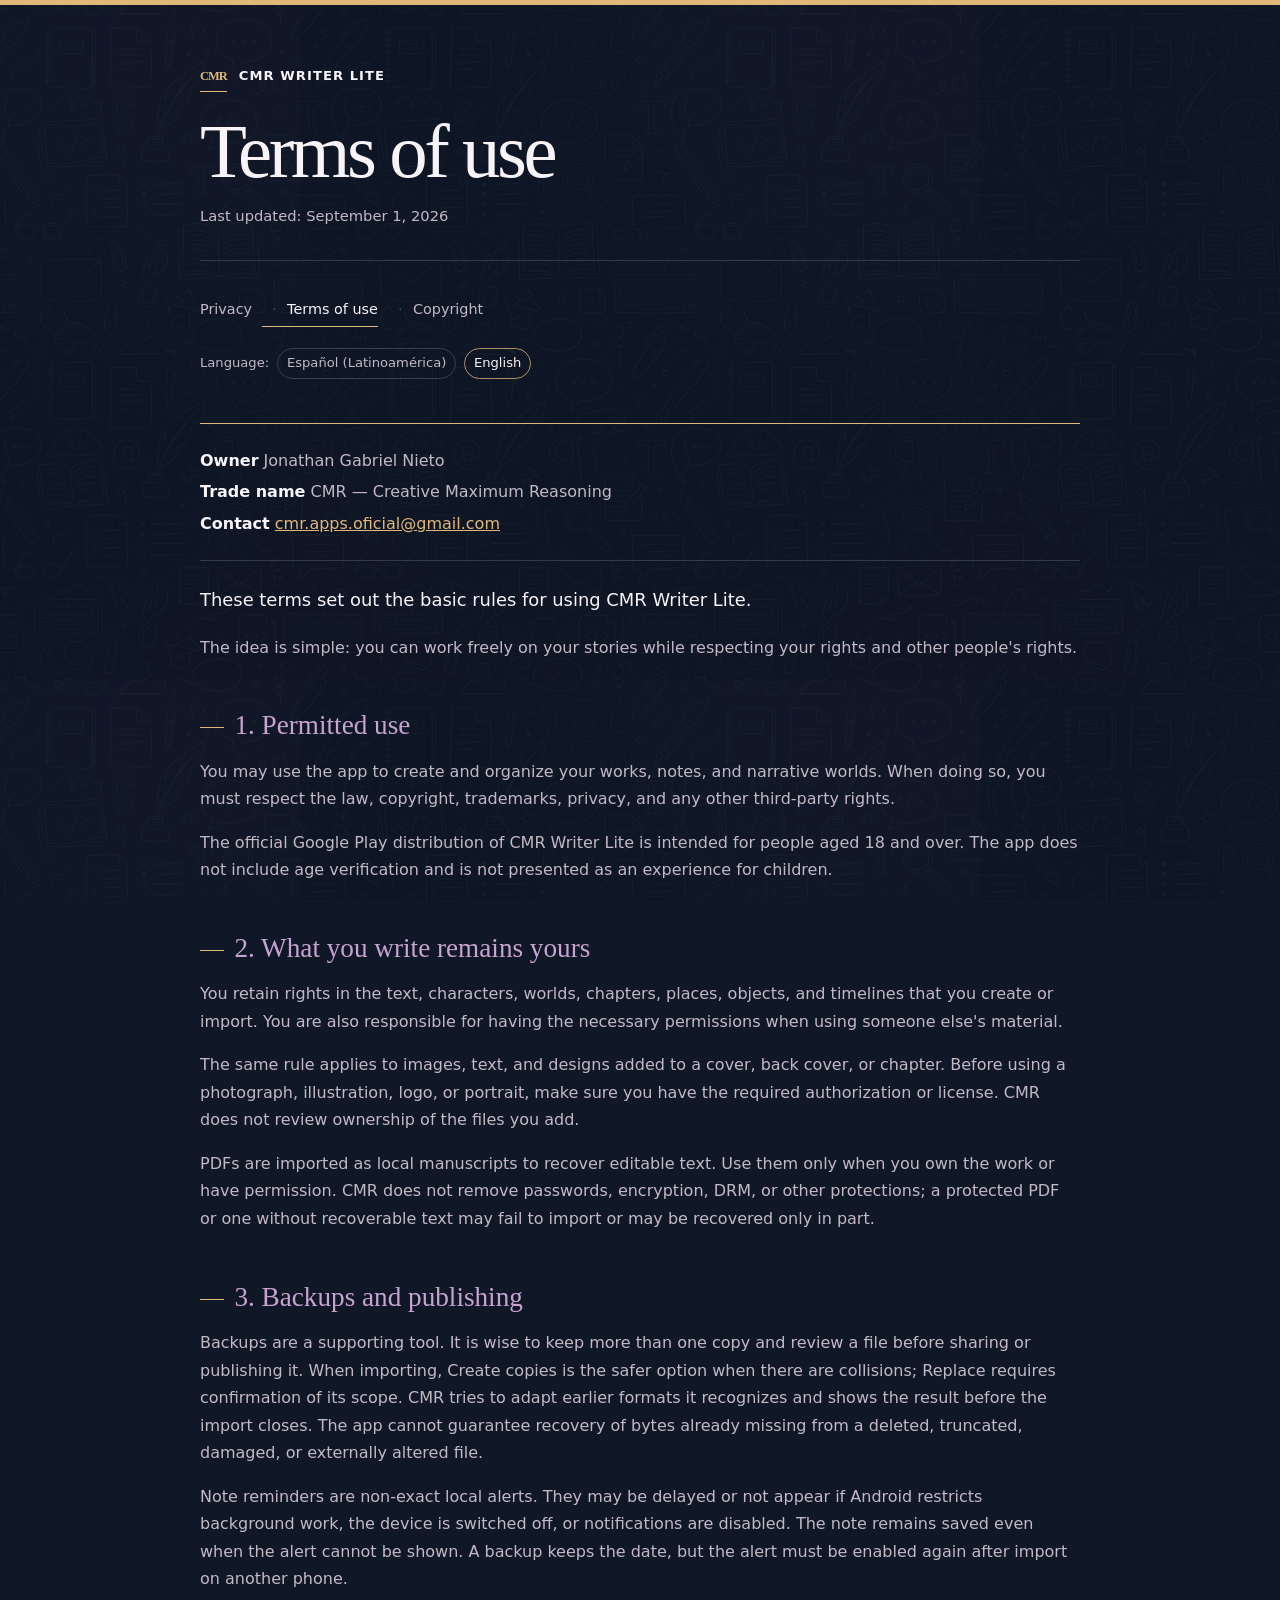
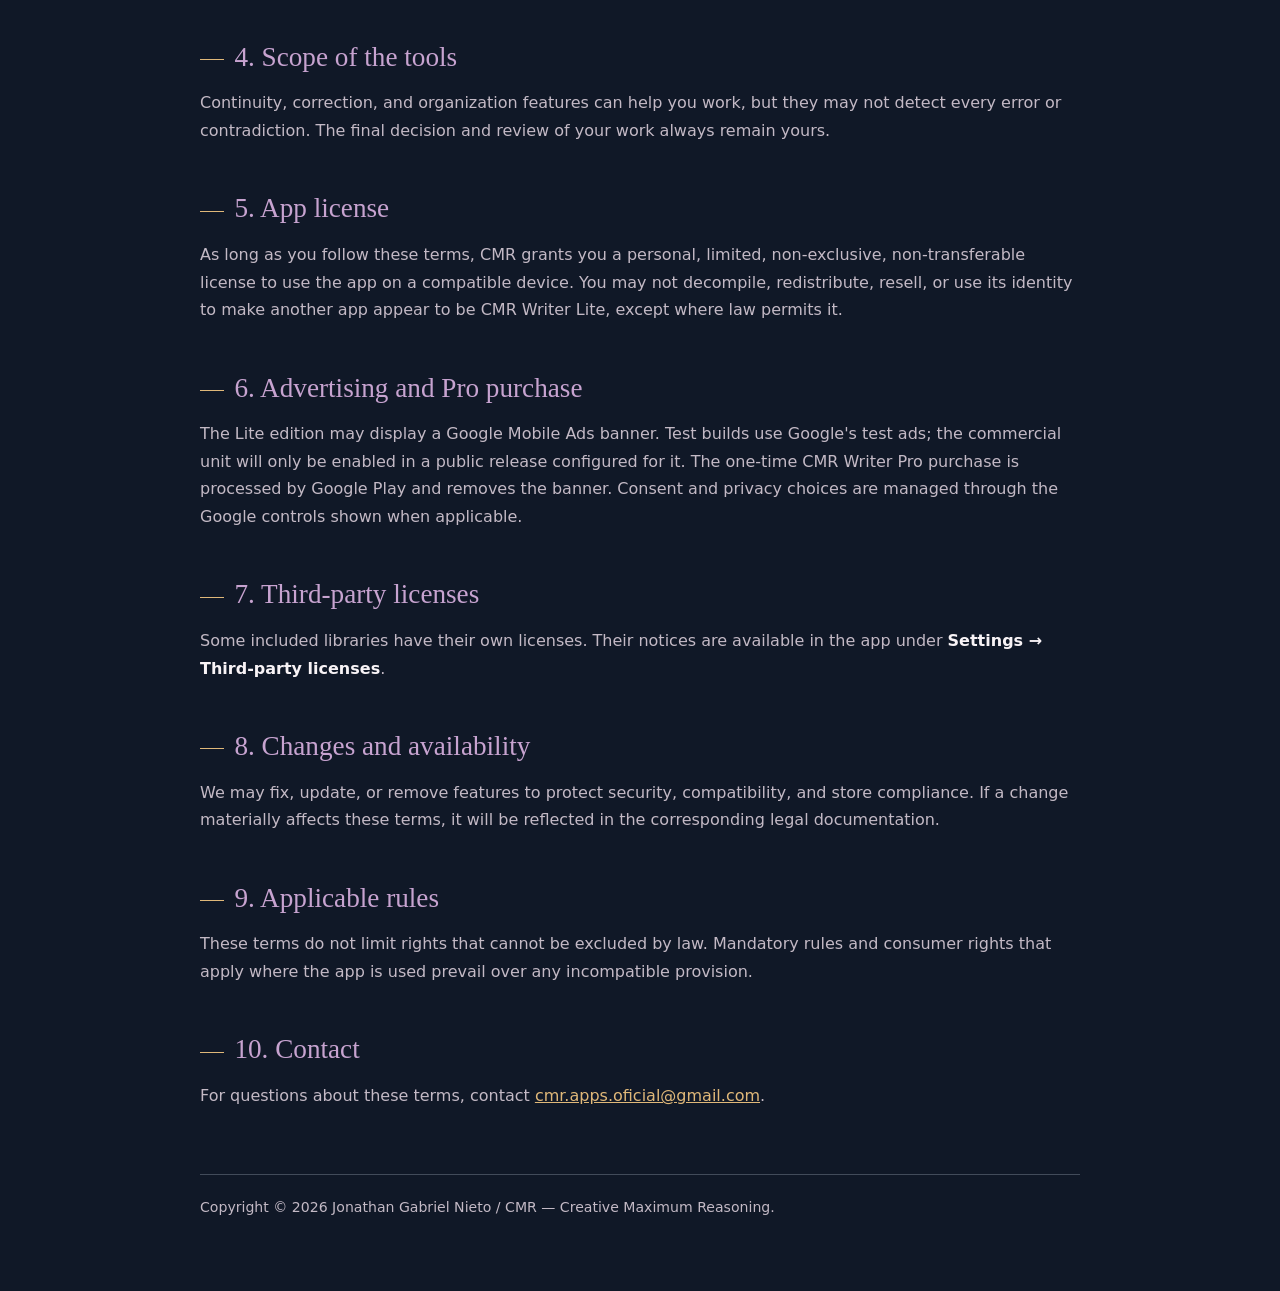
<file: en/terms.html>
<!doctype html>
<html lang="en">
<head>
  <meta charset="utf-8">
  <meta name="viewport" content="width=device-width, initial-scale=1">
  <meta name="description" content="CMR Writer Lite terms of use.">
  <title>Terms of use | CMR Writer Lite</title>
  <link rel="icon" href="../favicon.ico" sizes="any">
  <link rel="stylesheet" href="../styles.css">
</head>
<body>
  <main class="shell">
    <header>
      <div class="brand"><span class="brand-mark" aria-hidden="true">CMR</span> CMR Writer Lite</div>
      <h1>Terms of use</h1>
      <p class="meta">Last updated: September 1, 2026</p>
    </header>

    <nav aria-label="Legal documents">
      <a href="index.html">Privacy</a>
      <a href="terms.html" aria-current="page">Terms of use</a>
      <a href="copyright.html">Copyright</a>
    </nav>
    <div class="language-switch" aria-label="Document language">
      <span>Language:</span>
      <a href="../terms.html" lang="es-419">Español (Latinoamérica)</a>
      <a href="terms.html" lang="en" aria-current="true">English</a>
    </div>

    <section class="identity" aria-label="Contact details">
      <p><strong>Owner</strong> Jonathan Gabriel Nieto</p>
      <p><strong>Trade name</strong> CMR — Creative Maximum Reasoning</p>
      <p><strong>Contact</strong> <a href="mailto:cmr.apps.oficial@gmail.com">cmr.apps.oficial@gmail.com</a></p>
    </section>

    <p class="lead">These terms set out the basic rules for using CMR Writer Lite.</p>
    <p>The idea is simple: you can work freely on your stories while respecting your rights and other people's rights.</p>

    <h2>1. Permitted use</h2>
    <p>You may use the app to create and organize your works, notes, and narrative worlds. When doing so, you must respect the law, copyright, trademarks, privacy, and any other third-party rights.</p>
    <p>The official Google Play distribution of CMR Writer Lite is intended for people aged 18 and over. The app does not include age verification and is not presented as an experience for children.</p>

    <h2>2. What you write remains yours</h2>
    <p>You retain rights in the text, characters, worlds, chapters, places, objects, and timelines that you create or import. You are also responsible for having the necessary permissions when using someone else's material.</p>
    <p>The same rule applies to images, text, and designs added to a cover, back cover, or chapter. Before using a photograph, illustration, logo, or portrait, make sure you have the required authorization or license. CMR does not review ownership of the files you add.</p>
    <p>PDFs are imported as local manuscripts to recover editable text. Use them only when you own the work or have permission. CMR does not remove passwords, encryption, DRM, or other protections; a protected PDF or one without recoverable text may fail to import or may be recovered only in part.</p>

    <h2>3. Backups and publishing</h2>
    <p>Backups are a supporting tool. It is wise to keep more than one copy and review a file before sharing or publishing it. When importing, Create copies is the safer option when there are collisions; Replace requires confirmation of its scope. CMR tries to adapt earlier formats it recognizes and shows the result before the import closes. The app cannot guarantee recovery of bytes already missing from a deleted, truncated, damaged, or externally altered file.</p>
    <p>Note reminders are non-exact local alerts. They may be delayed or not appear if Android restricts background work, the device is switched off, or notifications are disabled. The note remains saved even when the alert cannot be shown. A backup keeps the date, but the alert must be enabled again after import on another phone.</p>

    <h2>4. Scope of the tools</h2>
    <p>Continuity, correction, and organization features can help you work, but they may not detect every error or contradiction. The final decision and review of your work always remain yours.</p>

    <h2>5. App license</h2>
    <p>As long as you follow these terms, CMR grants you a personal, limited, non-exclusive, non-transferable license to use the app on a compatible device. You may not decompile, redistribute, resell, or use its identity to make another app appear to be CMR Writer Lite, except where law permits it.</p>

    <h2>6. Advertising and Pro purchase</h2>
    <p>The Lite edition may display a Google Mobile Ads banner. Test builds use Google's test ads; the commercial unit will only be enabled in a public release configured for it. The one-time CMR Writer Pro purchase is processed by Google Play and removes the banner. Consent and privacy choices are managed through the Google controls shown when applicable.</p>

    <h2>7. Third-party licenses</h2>
    <p>Some included libraries have their own licenses. Their notices are available in the app under <strong>Settings → Third-party licenses</strong>.</p>

    <h2>8. Changes and availability</h2>
    <p>We may fix, update, or remove features to protect security, compatibility, and store compliance. If a change materially affects these terms, it will be reflected in the corresponding legal documentation.</p>

    <h2>9. Applicable rules</h2>
    <p>These terms do not limit rights that cannot be excluded by law. Mandatory rules and consumer rights that apply where the app is used prevail over any incompatible provision.</p>

    <h2>10. Contact</h2>
    <p>For questions about these terms, contact <a href="mailto:cmr.apps.oficial@gmail.com">cmr.apps.oficial@gmail.com</a>.</p>

    <footer>Copyright © 2026 Jonathan Gabriel Nieto / CMR — Creative Maximum Reasoning.</footer>
  </main>
</body>
</html>
</file>
<file: styles.css>
:root {
  color-scheme: dark;
  --ink: #101827;
  --ink-soft: #182334;
  --paper: #f8f3f6;
  --text: #f0eaf0;
  --muted: #c3b9c5;
  --plum: #c7a3d0;
  --gold: #e0b879;
  --teal: #9ac5c2;
  --line: #424b5a;
  --focus: #f0d29a;
}

* {
  box-sizing: border-box;
}

html {
  scroll-behavior: smooth;
}

body {
  position: relative;
  isolation: isolate;
  margin: 0;
  background: var(--ink);
  color: var(--text);
  font: 1rem/1.72 ui-sans-serif, system-ui, -apple-system, "Segoe UI", sans-serif;
}

body::after {
  position: fixed;
  z-index: 0;
  inset: 0;
  content: "";
  background-image: url("wallpaper_cmr.png");
  background-position: center top;
  background-size: 680px auto;
  opacity: .17;
  pointer-events: none;
}

body::before {
  content: "";
  position: relative;
  z-index: 2;
  display: block;
  height: 5px;
  background: var(--gold);
}

a {
  color: var(--gold);
}

a:hover {
  color: var(--paper);
}

a:focus-visible {
  outline: 3px solid var(--focus);
  outline-offset: 4px;
}

.shell {
  position: relative;
  z-index: 1;
  width: min(100% - 2rem, 880px);
  margin: 0 auto;
  padding: 3.5rem 0 4.5rem;
}

.brand {
  display: inline-flex;
  align-items: center;
  gap: .75rem;
  color: var(--paper);
  font-size: .82rem;
  font-weight: 700;
  letter-spacing: .08em;
  text-transform: uppercase;
}

.brand-mark {
  position: relative;
  color: var(--gold);
  font-family: Georgia, "Times New Roman", serif;
  font-size: .78rem;
  letter-spacing: -.08em;
}

.brand-mark::after {
  position: absolute;
  right: 0;
  bottom: -.3rem;
  left: 0;
  height: 1px;
  content: "";
  background: var(--gold);
}

header {
  margin-bottom: 2rem;
  padding-bottom: 2rem;
  border-bottom: 1px solid color-mix(in srgb, var(--line) 72%, transparent);
}

h1,
h2 {
  font-family: Georgia, "Times New Roman", serif;
  font-weight: 400;
}

h1 {
  max-width: 13ch;
  margin: 1.5rem 0 .75rem;
  color: var(--paper);
  font-size: clamp(2.4rem, 8vw, 4.8rem);
  letter-spacing: -.045em;
  line-height: 1.02;
}

h2 {
  margin: 3rem 0 .65rem;
  color: var(--plum);
  font-size: clamp(1.35rem, 3vw, 1.7rem);
  line-height: 1.2;
}

h2::before {
  display: inline-block;
  width: 1.5rem;
  height: 1px;
  margin: 0 .65rem .35rem 0;
  content: "";
  background: var(--gold);
}

p,
li {
  color: var(--muted);
}

strong {
  color: var(--paper);
}

.meta {
  margin: 0;
  color: var(--muted);
  font-size: .92rem;
}

.lead {
  max-width: 58ch;
  color: var(--paper);
  font-size: 1.12rem;
}

nav {
  display: flex;
  flex-wrap: wrap;
  gap: .6rem;
  margin: 1.75rem 0 3rem;
}

nav a {
  padding: .25rem 0;
  border-bottom: 1px solid transparent;
  color: var(--muted);
  font-size: .9rem;
  text-decoration: none;
}

nav a + a::before {
  margin: 0 .65rem;
  content: "·";
  color: var(--line);
}

nav a[aria-current="page"] {
  border-color: var(--gold);
  color: var(--paper);
}

.language-switch {
  display: flex;
  flex-wrap: wrap;
  align-items: center;
  gap: .5rem;
  margin: -1.7rem 0 2.8rem;
  color: var(--muted);
  font-size: .82rem;
}

.language-switch a {
  padding: .2rem .55rem;
  border: 1px solid color-mix(in srgb, var(--line) 80%, transparent);
  border-radius: 999px;
  color: var(--muted);
  text-decoration: none;
}

.language-switch a:hover {
  border-color: var(--gold);
  color: var(--paper);
}

.language-switch a[aria-current="true"] {
  border-color: color-mix(in srgb, var(--gold) 76%, transparent);
  color: var(--paper);
}

.identity,
.note {
  margin: 1.5rem 0;
  padding: 1.15rem 0;
  border-top: 1px solid var(--gold);
  border-bottom: 1px solid color-mix(in srgb, var(--line) 72%, transparent);
}

.identity p,
.note p {
  margin: .25rem 0;
}

code {
  border-bottom: 1px solid var(--teal);
  color: var(--teal);
  font-size: .92em;
}

footer {
  margin-top: 4rem;
  padding-top: 1.25rem;
  border-top: 1px solid var(--line);
  color: var(--muted);
  font-size: .88rem;
}

@media (prefers-reduced-motion: no-preference) {
  .brand-mark::after {
    animation: quiet-pulse 4s ease-in-out infinite;
  }
}

@keyframes quiet-pulse {
  0%,
  100% {
    opacity: .55;
  }

  50% {
    opacity: 1;
  }
}

@media (max-width: 560px) {
  .shell {
    width: min(100% - 1.25rem, 880px);
    padding-top: 2.5rem;
  }

  nav a {
    flex: 0 1 auto;
  }
}

@media (prefers-reduced-motion: reduce) {
  html {
    scroll-behavior: auto;
  }
}
</file>
